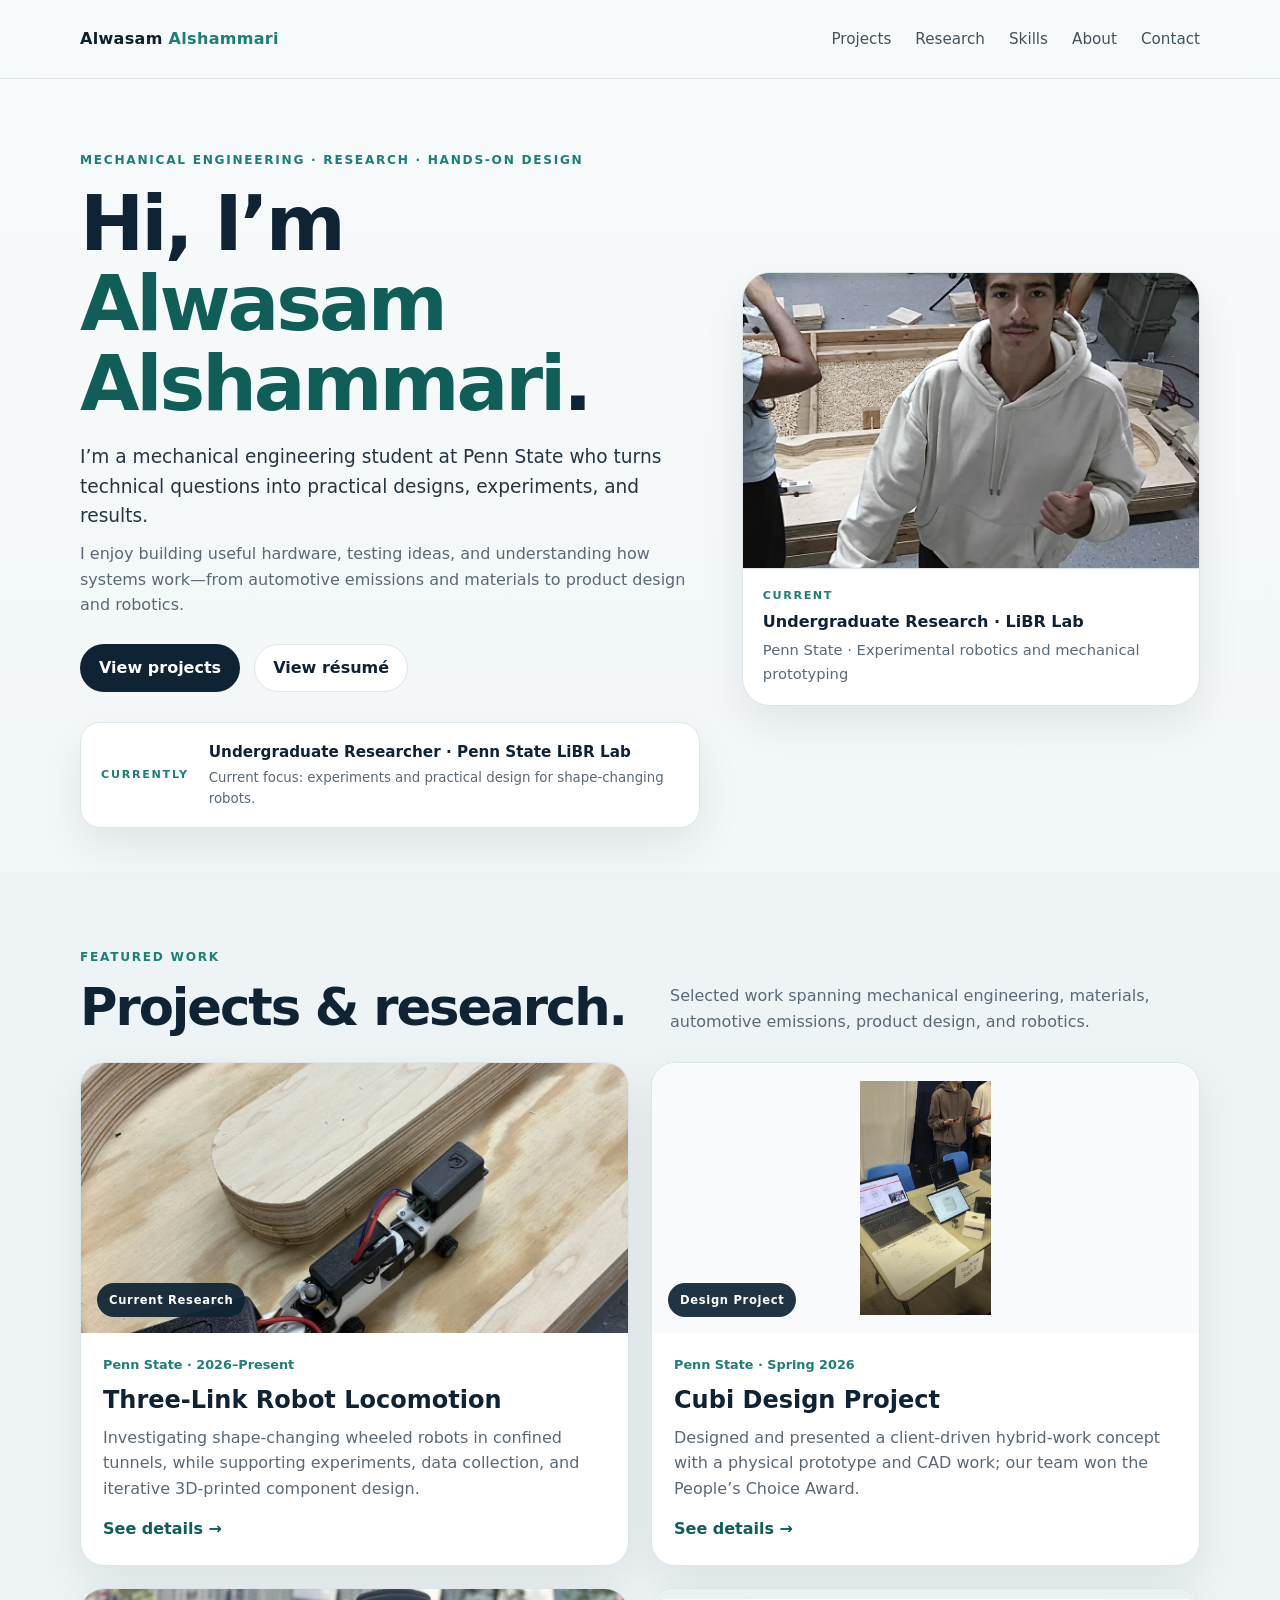
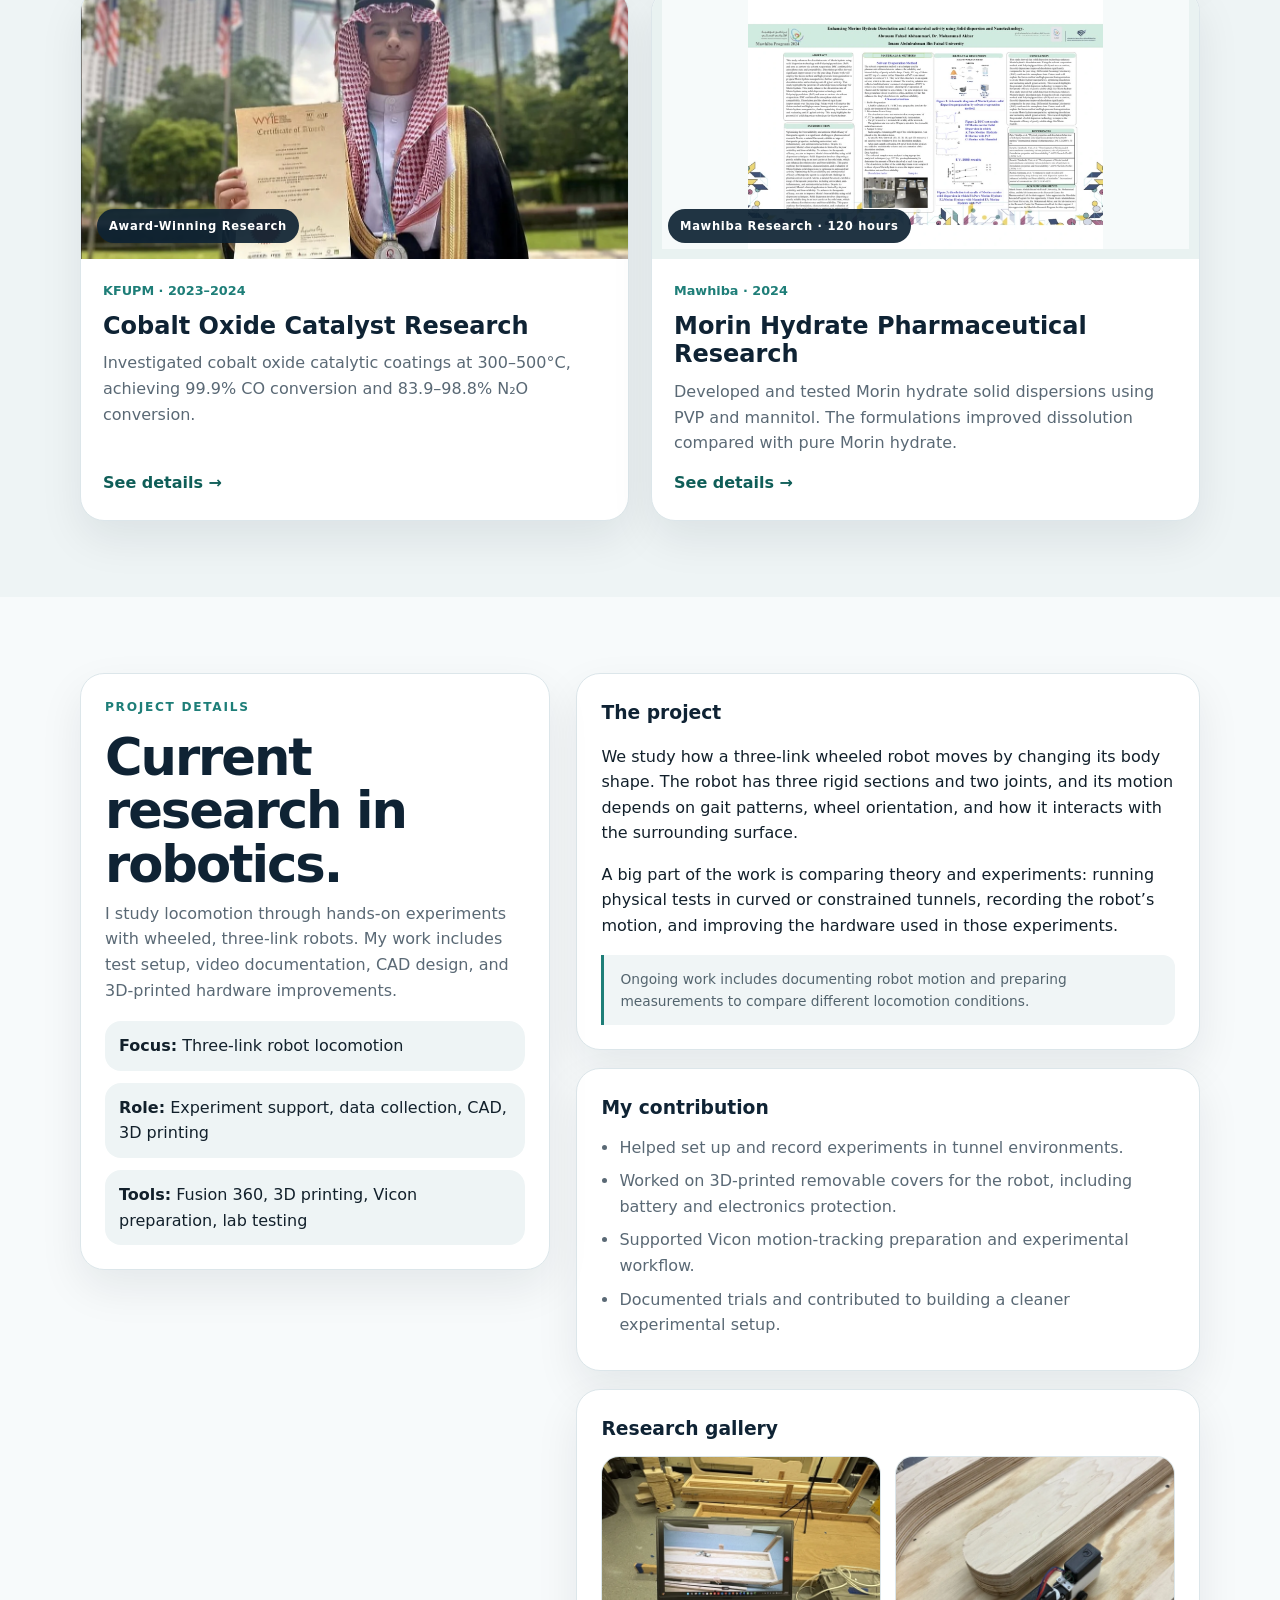
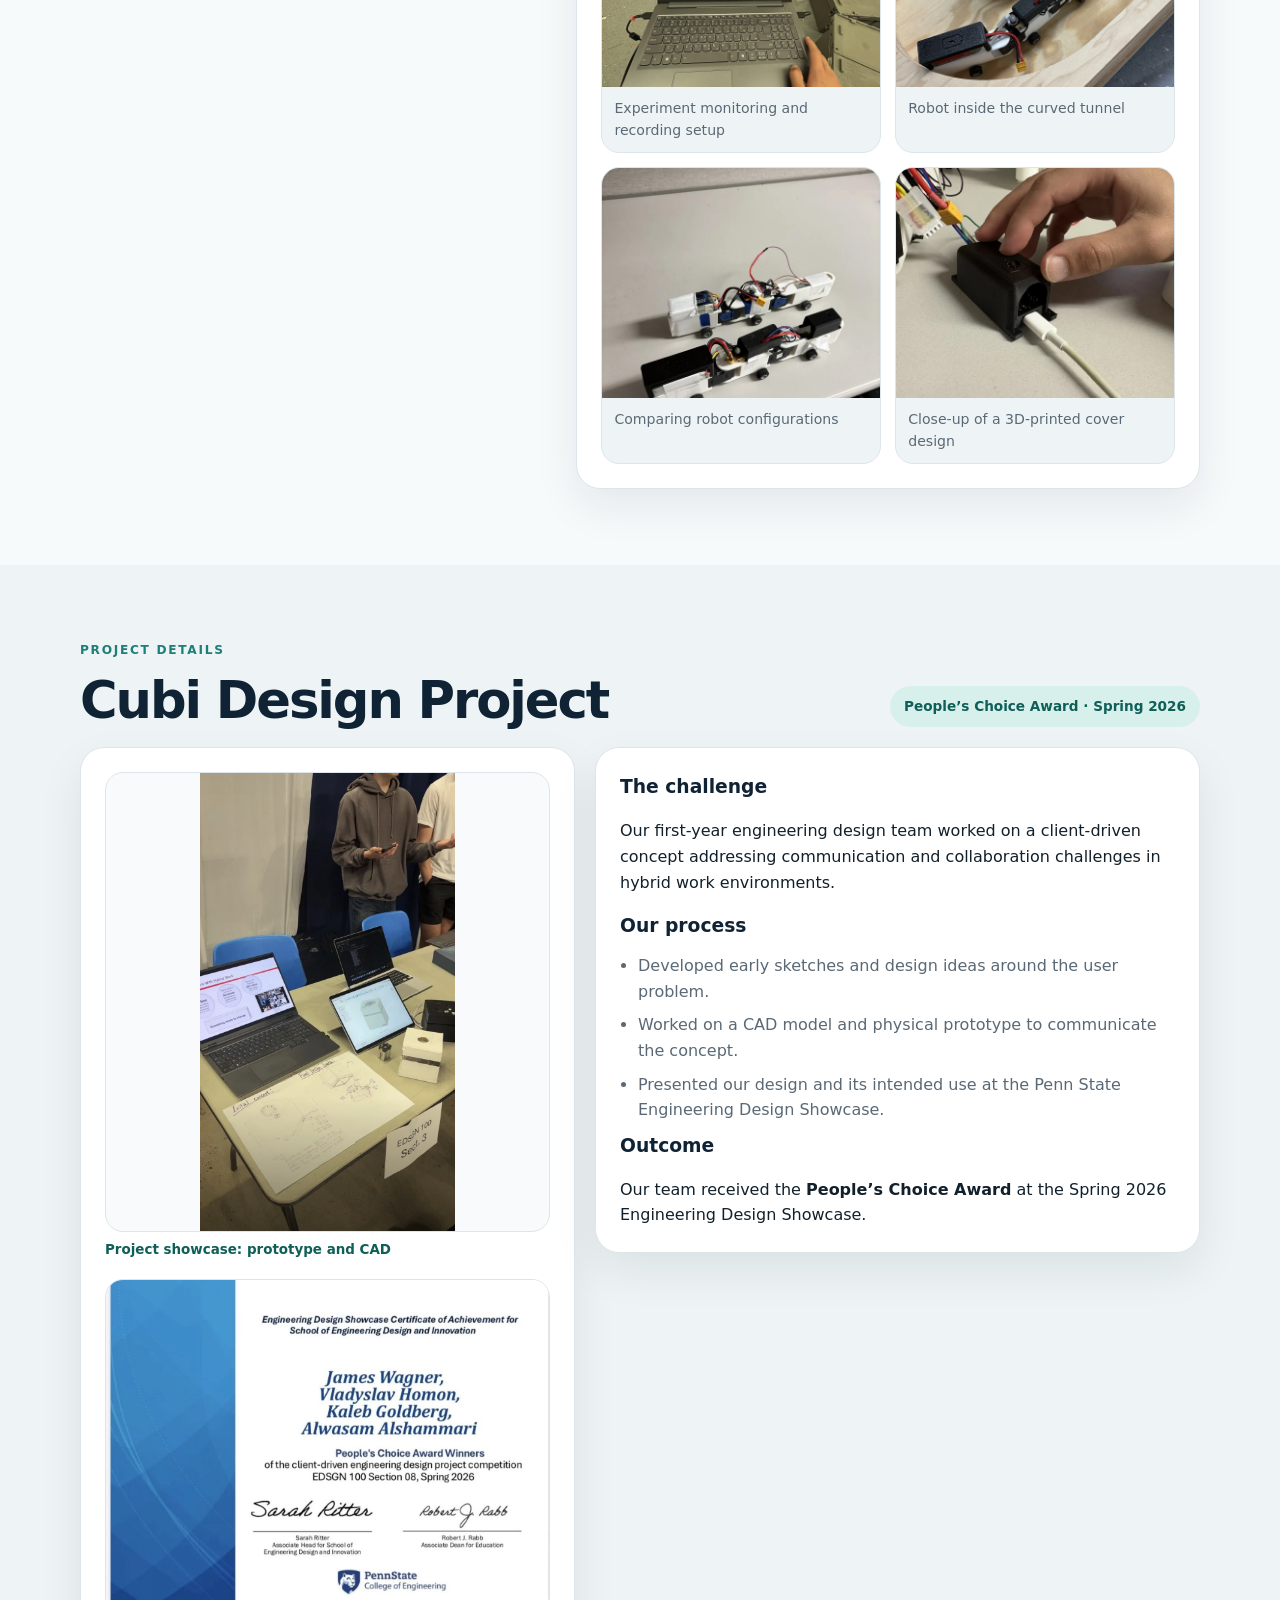
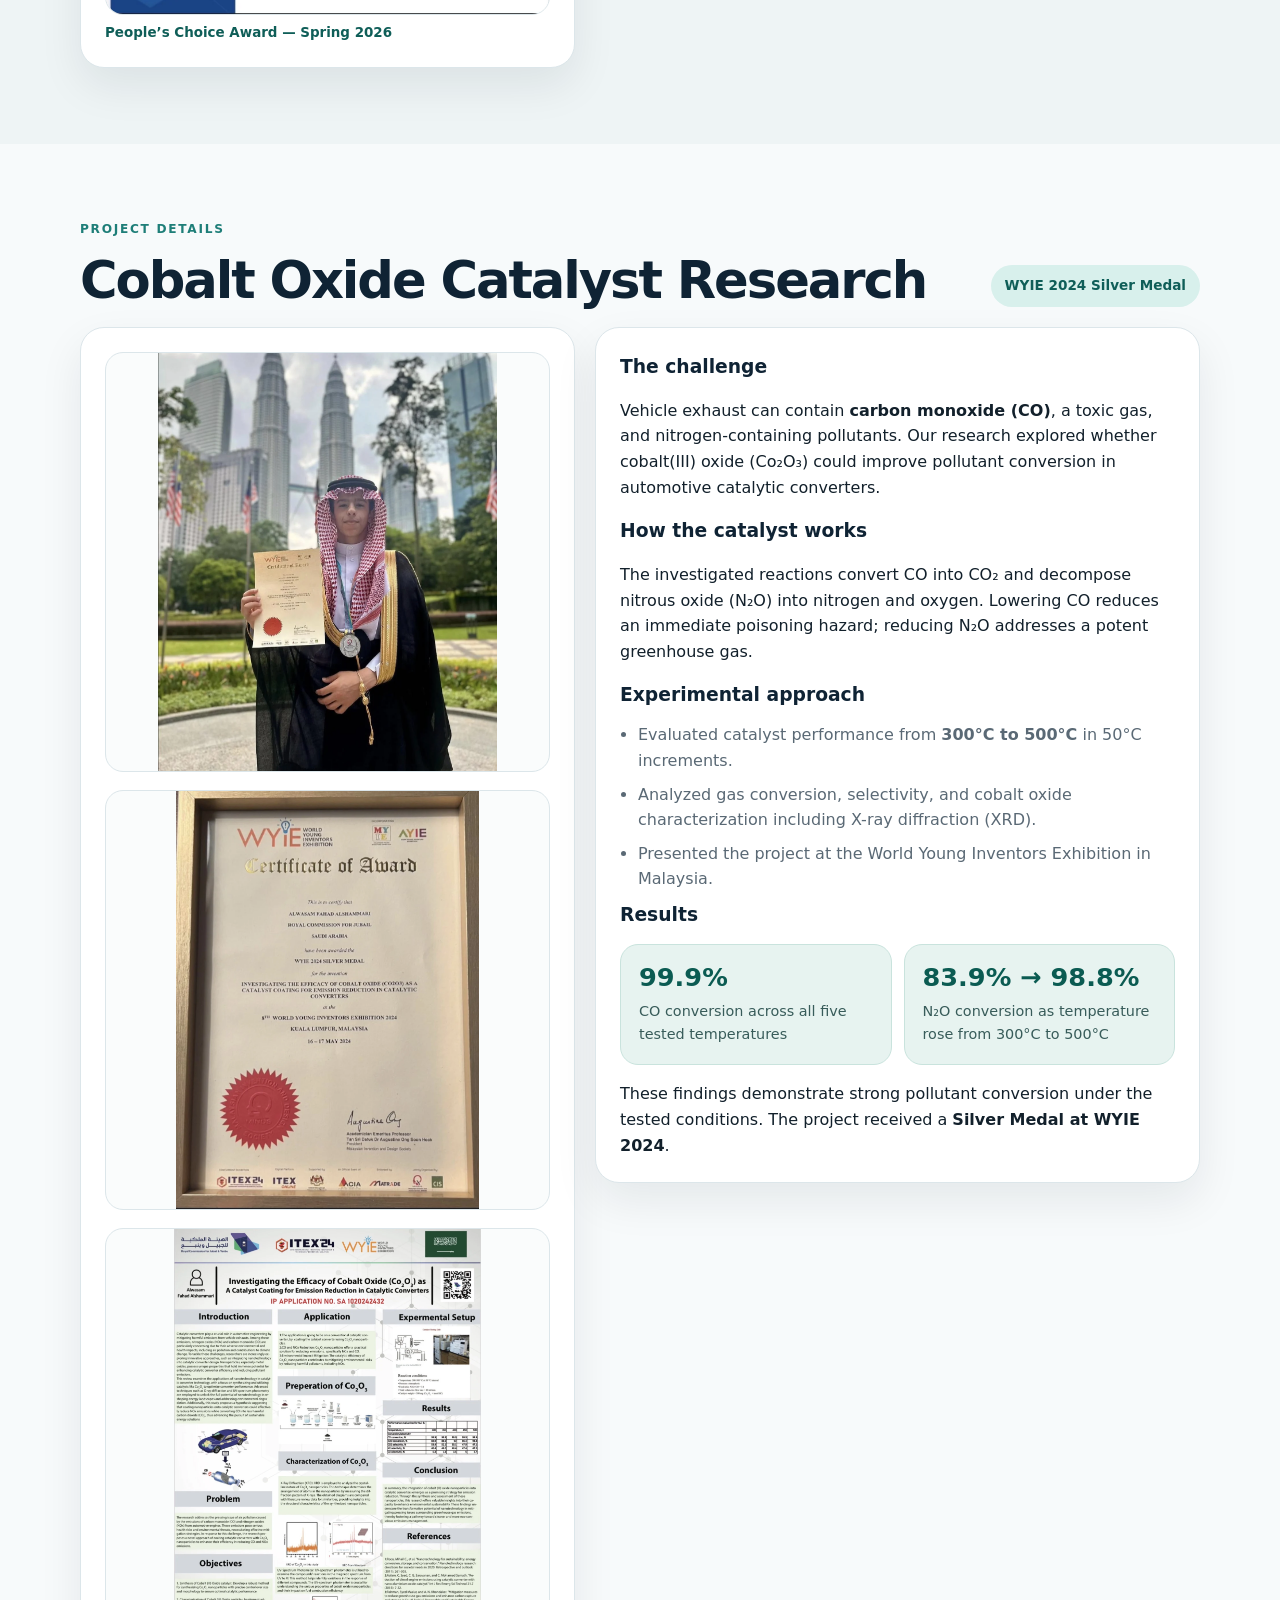
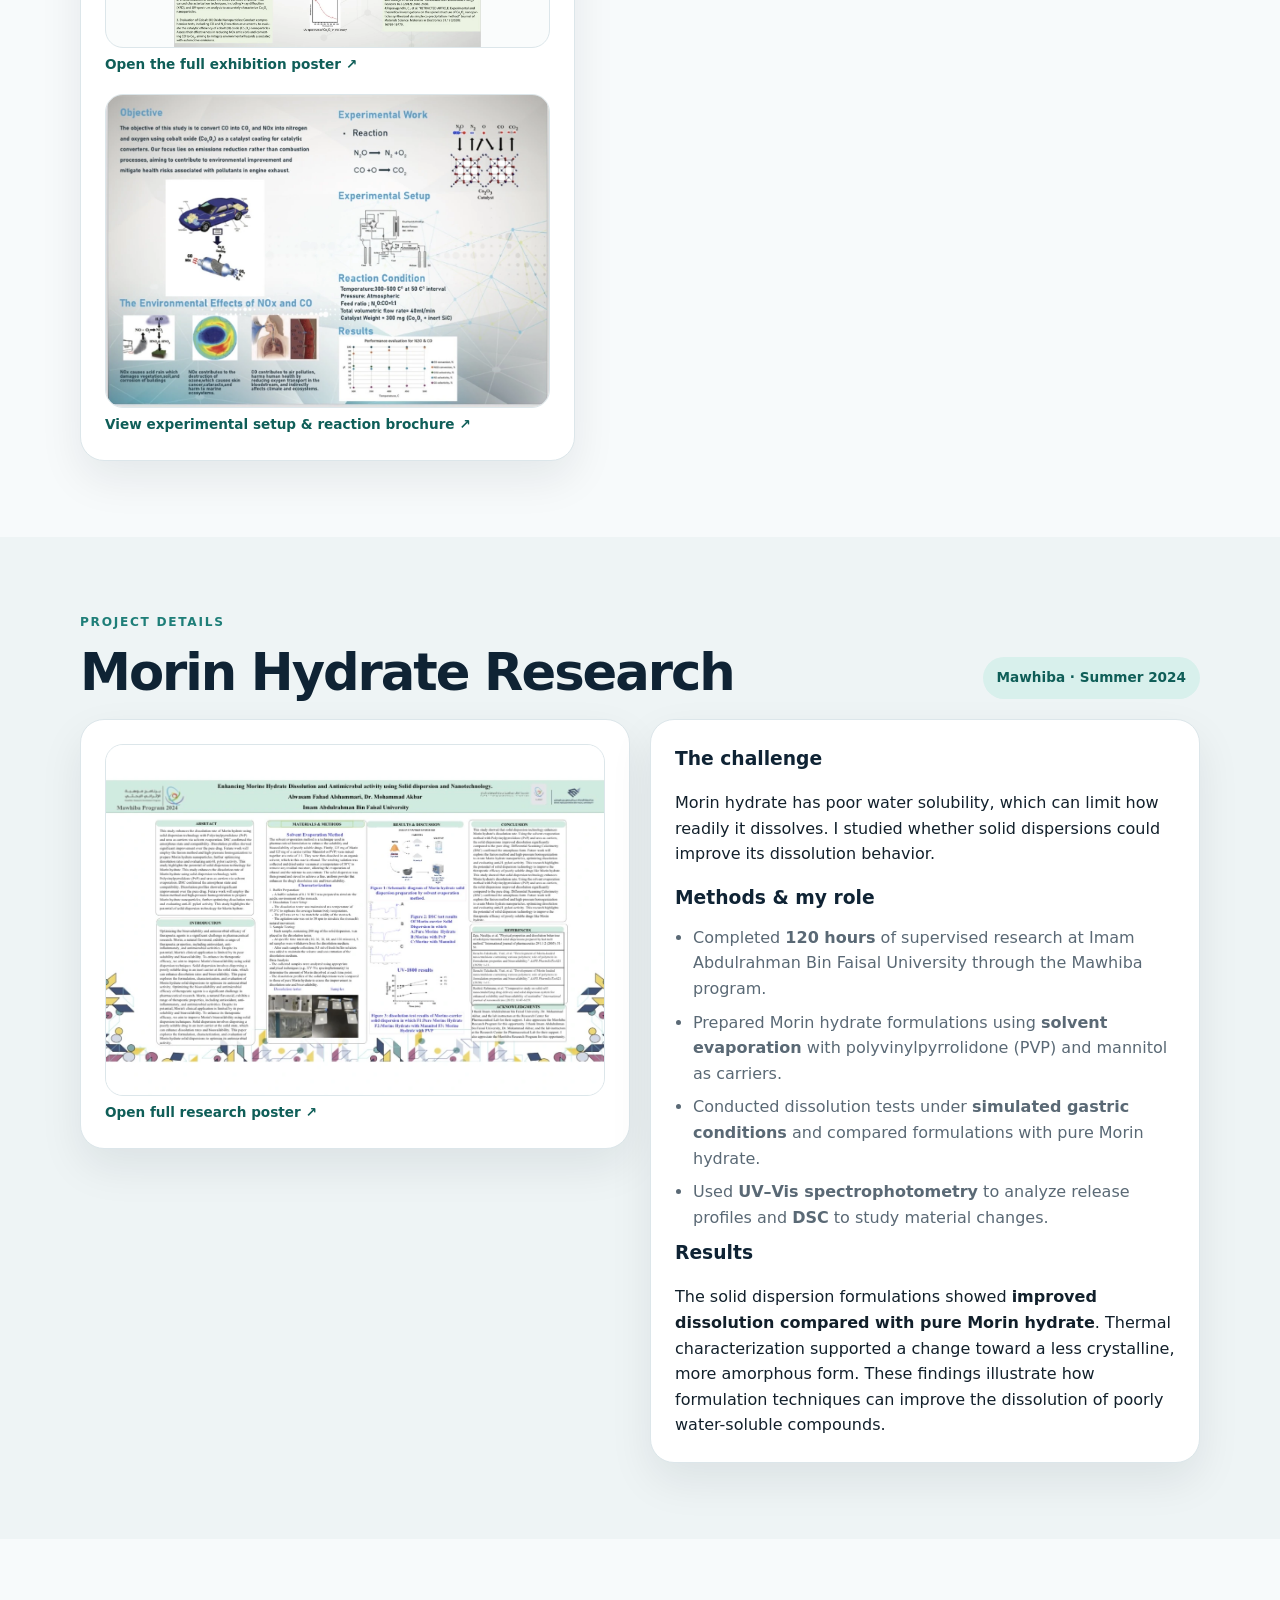
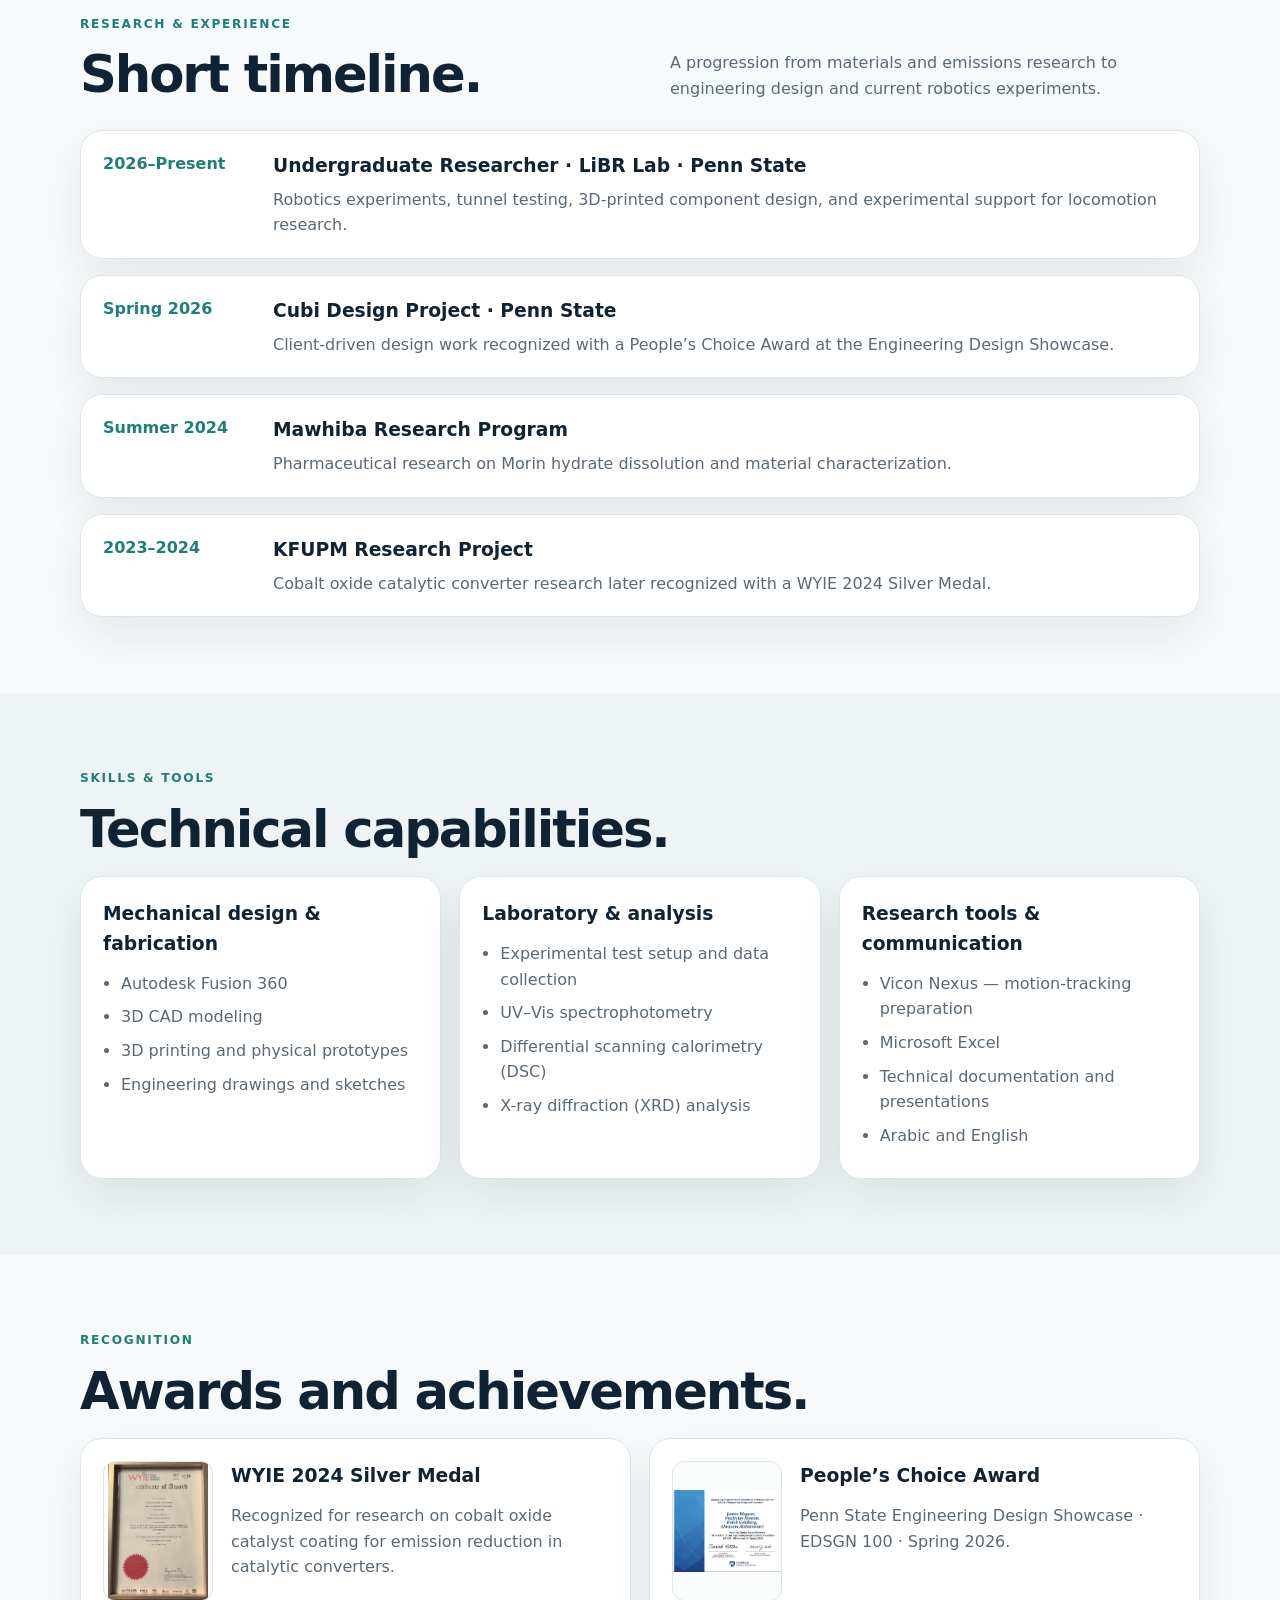
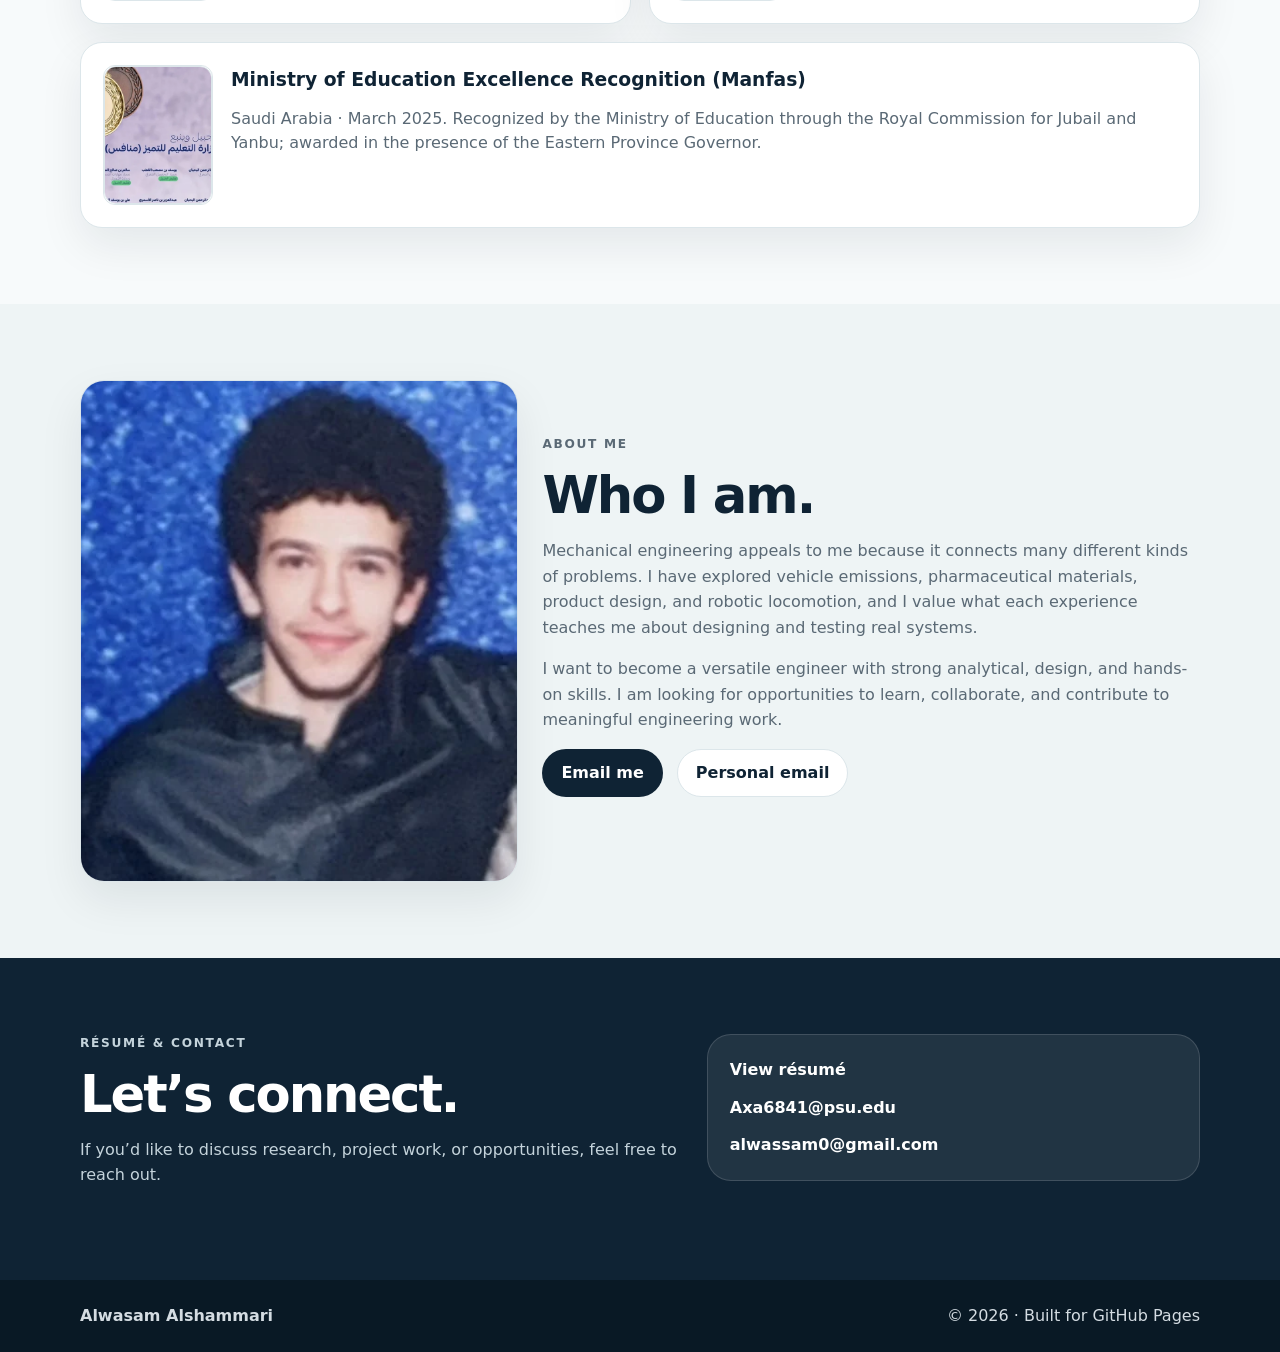
<file: index.html>
<!doctype html>
<!DOCTYPE html>

<html lang="en">
<head>
<meta charset="utf-8"/>
<meta content="width=device-width, initial-scale=1" name="viewport"/>
<meta content="Alwasam Alshammari is a Penn State mechanical engineering student exploring engineering design, prototyping, and experimental research across robotics, emissions, and materials." name="description"/>
<meta content="#0f2334" name="theme-color"/>
<title>Alwasam Alshammari | Portfolio</title>
<link href="./favicon.svg" rel="icon" type="image/svg+xml"/>
<link as="image" fetchpriority="high" href="./assets/research/hero-lab-portrait.webp" rel="preload"/>
<link href="./styles.css" rel="stylesheet"/>
<script defer="" src="./script.js"></script>
</head>
<body>
<a class="skip-link" href="#main">Skip to content</a>
<header class="site-header" id="top">
<div class="container nav-wrap">
<a class="brand" href="#top">Alwasam <span>Alshammari</span></a>
<button aria-controls="site-nav" aria-expanded="false" aria-label="Open navigation menu" class="menu-toggle">
<span></span><span></span><span></span>
</button>
<nav aria-label="Primary navigation" class="site-nav" id="site-nav">
<a href="#projects">Projects</a>
<a href="#experience">Research</a>
<a href="#skills">Skills</a>
<a href="#about">About</a>
<a href="#contact">Contact</a>
</nav>
</div>
</header>
<main id="main">
<section class="hero">
<div class="container hero-grid">
<div class="hero-copy">
<p class="eyebrow">MECHANICAL ENGINEERING · RESEARCH · HANDS-ON DESIGN</p>
<h1>Hi, I’m <span>Alwasam Alshammari</span>.</h1>
<p class="hero-lead">I’m a mechanical engineering student at Penn State who turns technical questions into practical designs, experiments, and results.</p>
<p class="hero-sub">I enjoy building useful hardware, testing ideas, and understanding how systems work—from automotive emissions and materials to product design and robotics.</p>
<div class="hero-actions">
<a class="btn btn-primary" href="#projects">View projects</a>
<a class="btn btn-secondary" href="./Alwasam_Alshammari_Resume.pdf" rel="noopener" target="_blank">View résumé</a>
</div>
<div class="hero-context"><span class="context-label">CURRENTLY</span><div><strong>Undergraduate Researcher · Penn State LiBR Lab</strong><small>Current focus: experiments and practical design for shape-changing robots.</small></div></div>
</div>
<figure class="hero-photo-card">
<img alt="Alwasam standing in the robotics lab in front of an experimental setup." height="640" src="./assets/research/hero-lab-portrait.webp" width="991"/>
<figcaption>
<span class="photo-label">CURRENT</span>
<strong>Undergraduate Research · LiBR Lab</strong>
<span>Penn State · Experimental robotics and mechanical prototyping</span>
</figcaption>
</figure>
</div>
</section>
<section class="section section-light" id="projects">
<div class="container">
<div class="section-head">
<div>
<p class="eyebrow">FEATURED WORK</p>
<h2>Projects &amp; research.</h2>
</div>
<p class="section-intro">Selected work spanning mechanical engineering, materials, automotive emissions, product design, and robotics.</p>
</div>
<div class="project-grid">
<article class="project-card">
<div class="project-media">
<img alt="Three-link wheeled robot operating inside a curved wooden tunnel in the Penn State lab." height="1536" src="./assets/research/robot-in-track.webp" width="1152"/>
<span class="project-tag">Current Research</span>
</div>
<div class="project-body">
<p class="project-meta">Penn State · 2026–Present</p>
<h3>Three-Link Robot Locomotion</h3>
<p>Investigating shape-changing wheeled robots in confined tunnels, while supporting experiments, data collection, and iterative 3D-printed component design.</p>
<div class="project-links"><a href="#project-robotics">See details →</a></div>
</div>
</article>
<article class="project-card">
<div class="project-media">
<img alt="Cubi engineering design showcase with prototype, CAD view, sketches and presentation materials" src="./assets/cubi-showcase.webp"/>
<span class="project-tag">Design Project</span>
</div>
<div class="project-body">
<p class="project-meta">Penn State · Spring 2026</p>
<h3>Cubi Design Project</h3>
<p>Designed and presented a client-driven hybrid-work concept with a physical prototype and CAD work; our team won the People’s Choice Award.</p>
<div class="project-links"><a href="#project-cubi">See details →</a></div>
</div>
</article>
<article class="project-card">
<div class="project-media">
<img alt="Alwasam holding his WYIE 2024 award certificate outdoors in Kuala Lumpur with the Petronas Towers behind him." height="1457" src="./assets/wyie-award.webp" width="1179"/>
<span class="project-tag">Award-Winning Research</span>
</div>
<div class="project-body">
<p class="project-meta">KFUPM · 2023–2024</p>
<h3>Cobalt Oxide Catalyst Research</h3>
<p>Investigated cobalt oxide catalytic coatings at 300–500°C, achieving 99.9% CO conversion and 83.9–98.8% N₂O conversion.</p>
<div class="project-links"><a href="#project-cobalt">See details →</a></div>
</div>
</article>
<article class="project-card">
<div class="project-media research-poster-cover"><img alt="Mawhiba research poster about Morin hydrate solid dispersion formulations and dissolution results" src="./assets/morin-research-poster.webp"/><span class="project-tag">Mawhiba Research · 120 hours</span></div>
<div class="project-body">
<p class="project-meta">Mawhiba · 2024</p>
<h3>Morin Hydrate Pharmaceutical Research</h3>
<p>Developed and tested Morin hydrate solid dispersions using PVP and mannitol. The formulations improved dissolution compared with pure Morin hydrate.</p>
<div class="project-links"><a href="#project-morin">See details →</a></div>
</div>
</article>
</div>
</div>
</section>
<section class="section" id="project-robotics">
<div class="container detail-layout">
<div class="detail-sticky">
<p class="eyebrow">PROJECT DETAILS</p>
<h2>Current research in robotics.</h2>
<p class="detail-summary">I study locomotion through hands-on experiments with wheeled, three-link robots. My work includes test setup, video documentation, CAD design, and 3D-printed hardware improvements.</p>
<ul class="detail-facts">
<li><strong>Focus:</strong> Three-link robot locomotion</li>
<li><strong>Role:</strong> Experiment support, data collection, CAD, 3D printing</li>
<li><strong>Tools:</strong> Fusion 360, 3D printing, Vicon preparation, lab testing</li>
</ul>
</div>
<div class="detail-content">
<article class="detail-card">
<h3>The project</h3>
<p>We study how a three-link wheeled robot moves by changing its body shape. The robot has three rigid sections and two joints, and its motion depends on gait patterns, wheel orientation, and how it interacts with the surrounding surface.</p>
<p>A big part of the work is comparing theory and experiments: running physical tests in curved or constrained tunnels, recording the robot’s motion, and improving the hardware used in those experiments.</p>
<p class="detail-note">Ongoing work includes documenting robot motion and preparing measurements to compare different locomotion conditions.</p></article>
<article class="detail-card">
<h3>My contribution</h3>
<ul>
<li>Helped set up and record experiments in tunnel environments.</li>
<li>Worked on 3D-printed removable covers for the robot, including battery and electronics protection.</li>
<li>Supported Vicon motion-tracking preparation and experimental workflow.</li>
<li>Documented trials and contributed to building a cleaner experimental setup.</li>
</ul>
</article>
<article class="detail-card gallery-card">
<h3>Research gallery</h3>
<div class="gallery-grid gallery-grid-large">
<figure><img alt="Laptop in front of the robotics experiment setup while recording or monitoring a trial." src="./assets/research/lab-setup.webp"/><figcaption>Experiment monitoring and recording setup</figcaption></figure>
<figure><img alt="Three-link robot inside the wooden curved tunnel." src="./assets/research/robot-in-track.webp"/><figcaption>Robot inside the curved tunnel</figcaption></figure>
<figure><img alt="Two three-link robots placed side by side on a table." src="./assets/research/robot-pair.webp"/><figcaption>Comparing robot configurations</figcaption></figure>
<figure><img alt="Close-up of a 3D-printed electronics cover being handled by hand." src="./assets/research/cover-closeup.webp"/><figcaption>Close-up of a 3D-printed cover design</figcaption></figure>
</div>
</article>
</div>
</div>
</section>
<section class="section section-light" id="project-cubi">
<div class="container single-detail">
<div class="single-detail-head">
<div>
<p class="eyebrow">PROJECT DETAILS</p>
<h2>Cubi Design Project</h2>
</div>
<span class="badge">People’s Choice Award · Spring 2026</span>
</div>
<div class="single-detail-grid">
<div class="single-image-card"><a class="media-link" href="./assets/cubi-showcase.webp" rel="noopener" target="_blank"><img alt="Cubi project showcase table with CAD model, sketches and prototype" loading="lazy" src="./assets/cubi-showcase.webp"/><span>Project showcase: prototype and CAD</span></a><a class="media-link" href="./assets/cubi-certificate.webp" rel="noopener" target="_blank"><img alt="Cubi team People’s Choice Award certificate" loading="lazy" src="./assets/cubi-certificate.webp"/><span>People’s Choice Award — Spring 2026</span></a></div>
<div class="single-copy-card"><h3>The challenge</h3><p>Our first-year engineering design team worked on a client-driven concept addressing communication and collaboration challenges in hybrid work environments.</p><h3>Our process</h3><ul><li>Developed early sketches and design ideas around the user problem.</li><li>Worked on a CAD model and physical prototype to communicate the concept.</li><li>Presented our design and its intended use at the Penn State Engineering Design Showcase.</li></ul><h3>Outcome</h3><p>Our team received the <strong>People’s Choice Award</strong> at the Spring 2026 Engineering Design Showcase.</p></div>
</div>
</div>
</section>
<section class="section" id="project-cobalt">
<div class="container single-detail">
<div class="single-detail-head">
<div>
<p class="eyebrow">PROJECT DETAILS</p>
<h2>Cobalt Oxide Catalyst Research</h2>
</div>
<span class="badge">WYIE 2024 Silver Medal</span>
</div>
<div class="single-detail-grid">
<div class="single-image-card stack">
<img alt="Alwasam with the WYIE certificate in Kuala Lumpur." src="./assets/wyie-award.webp"/>
<img alt="WYIE 2024 silver medal certificate." src="./assets/wyie-silver-certificate.webp"/>
<a class="poster-link" href="./assets/cobalt-research-poster.webp" rel="noopener" target="_blank"><img alt="Cobalt oxide catalyst research poster presenting experimental setup, XRD, and gas conversion results" loading="lazy" src="./assets/cobalt-research-poster.webp"/><span>Open the full exhibition poster ↗</span></a><a class="poster-link" href="./assets/cobalt-experiment-brochure.webp" rel="noopener" target="_blank"><img alt="Cobalt oxide experimental setup and reaction mechanism brochure" loading="lazy" src="./assets/cobalt-experiment-brochure.webp"/><span>View experimental setup &amp; reaction brochure ↗</span></a></div>
<div class="single-copy-card"><h3>The challenge</h3><p>Vehicle exhaust can contain <strong>carbon monoxide (CO)</strong>, a toxic gas, and nitrogen-containing pollutants. Our research explored whether cobalt(III) oxide (Co₂O₃) could improve pollutant conversion in automotive catalytic converters.</p><h3>How the catalyst works</h3><p>The investigated reactions convert CO into CO₂ and decompose nitrous oxide (N₂O) into nitrogen and oxygen. Lowering CO reduces an immediate poisoning hazard; reducing N₂O addresses a potent greenhouse gas.</p><h3>Experimental approach</h3><ul><li>Evaluated catalyst performance from <strong>300°C to 500°C</strong> in 50°C increments.</li><li>Analyzed gas conversion, selectivity, and cobalt oxide characterization including X-ray diffraction (XRD).</li><li>Presented the project at the World Young Inventors Exhibition in Malaysia.</li></ul><h3>Results</h3><div class="results-row"><div><strong>99.9%</strong><span>CO conversion across all five tested temperatures</span></div><div><strong>83.9% → 98.8%</strong><span>N₂O conversion as temperature rose from 300°C to 500°C</span></div></div><p>These findings demonstrate strong pollutant conversion under the tested conditions. The project received a <strong>Silver Medal at WYIE 2024</strong>.</p></div>
</div>
</div>
</section>
<section class="section section-light" id="project-morin">
<div class="container single-detail">
<div class="single-detail-head">
<div>
<p class="eyebrow">PROJECT DETAILS</p>
<h2>Morin Hydrate Research</h2>
</div>
<span class="badge">Mawhiba · Summer 2024</span>
</div>
<div class="single-detail-grid morin-detail-grid"><div class="single-image-card"><a class="poster-link" href="./assets/morin-research-poster.webp" rel="noopener" target="_blank"><img alt="Mawhiba 2024 Morin hydrate research poster showing methods and dissolution results" loading="lazy" src="./assets/morin-research-poster.webp"/><span>Open full research poster ↗</span></a></div>
<div class="single-copy-card"><h3>The challenge</h3><p>Morin hydrate has poor water solubility, which can limit how readily it dissolves. I studied whether solid dispersions could improve its dissolution behavior.</p><h3>Methods &amp; my role</h3><ul><li>Completed <strong>120 hours</strong> of supervised research at Imam Abdulrahman Bin Faisal University through the Mawhiba program.</li><li>Prepared Morin hydrate formulations using <strong>solvent evaporation</strong> with polyvinylpyrrolidone (PVP) and mannitol as carriers.</li><li>Conducted dissolution tests under <strong>simulated gastric conditions</strong> and compared formulations with pure Morin hydrate.</li><li>Used <strong>UV–Vis spectrophotometry</strong> to analyze release profiles and <strong>DSC</strong> to study material changes.</li></ul><h3>Results</h3><p>The solid dispersion formulations showed <strong>improved dissolution compared with pure Morin hydrate</strong>. Thermal characterization supported a change toward a less crystalline, more amorphous form. These findings illustrate how formulation techniques can improve the dissolution of poorly water-soluble compounds.</p></div>
</div>
</div>
</section>
<section class="section" id="experience">
<div class="container">
<div class="section-head">
<div>
<p class="eyebrow">RESEARCH &amp; EXPERIENCE</p>
<h2>Short timeline.</h2>
</div>
<p class="section-intro">A progression from materials and emissions research to engineering design and current robotics experiments.</p>
</div>
<div class="timeline">
<article>
<span>2026–Present</span>
<div>
<h3>Undergraduate Researcher · LiBR Lab · Penn State</h3>
<p>Robotics experiments, tunnel testing, 3D-printed component design, and experimental support for locomotion research.</p>
</div>
</article><article>
<span>Spring 2026</span>
<div>
<h3>Cubi Design Project · Penn State</h3>
<p>Client-driven design work recognized with a People’s Choice Award at the Engineering Design Showcase.</p>
</div>
</article><article>
<span>Summer 2024</span>
<div>
<h3>Mawhiba Research Program</h3>
<p>Pharmaceutical research on Morin hydrate dissolution and material characterization.</p>
</div>
</article><article>
<span>2023–2024</span>
<div>
<h3>KFUPM Research Project</h3>
<p>Cobalt oxide catalytic converter research later recognized with a WYIE 2024 Silver Medal.</p>
</div>
</article></div>
</div>
</section>
<section class="section section-light" id="skills">
<div class="container">
<div class="section-head compact-head">
<div>
<p class="eyebrow">SKILLS &amp; TOOLS</p>
<h2>Technical capabilities.</h2>
</div>
</div>
<div class="skills-grid"><article><h3>Mechanical design &amp; fabrication</h3><ul><li>Autodesk Fusion 360</li><li>3D CAD modeling</li><li>3D printing and physical prototypes</li><li>Engineering drawings and sketches</li></ul></article><article><h3>Laboratory &amp; analysis</h3><ul><li>Experimental test setup and data collection</li><li>UV–Vis spectrophotometry</li><li>Differential scanning calorimetry (DSC)</li><li>X-ray diffraction (XRD) analysis</li></ul></article><article><h3>Research tools &amp; communication</h3><ul><li>Vicon Nexus — motion-tracking preparation</li><li>Microsoft Excel</li><li>Technical documentation and presentations</li><li>Arabic and English</li></ul></article></div>
</div>
</section>
<section class="section" id="awards">
<div class="container">
<div class="section-head compact-head">
<div>
<p class="eyebrow">RECOGNITION</p>
<h2>Awards and achievements.</h2>
</div>
</div>
<div class="awards-grid">
<article class="award-card">
<img alt="WYIE 2024 Silver Medal certificate" src="./assets/wyie-silver-certificate.webp"/>
<div>
<h3>WYIE 2024 Silver Medal</h3>
<p>Recognized for research on cobalt oxide catalyst coating for emission reduction in catalytic converters.</p>
</div>
</article>
<article class="award-card">
<img alt="Engineering Design Showcase certificate" src="./assets/cubi-certificate.webp"/>
<div>
<h3>People’s Choice Award</h3>
<p>Penn State Engineering Design Showcase · EDSGN 100 · Spring 2026.</p>
</div>
</article>
<article class="award-card award-card-text"><a class="award-photo-link" href="./assets/manfas-recognition.webp" rel="noopener" target="_blank" title="View Ministry of Education Excellence Recognition image"><img alt="Ministry of Education Manfas recognition announcement for 35 students, Saudi Arabia" loading="lazy" src="./assets/manfas-thumb.webp"/></a><div><h3>Ministry of Education Excellence Recognition (Manfas)</h3><p>Saudi Arabia · March 2025. Recognized by the Ministry of Education through the Royal Commission for Jubail and Yanbu; awarded in the presence of the Eastern Province Governor.</p></div></article></div>
</div>
</section>
<section class="section section-light" id="about">
<div class="container about-grid">
<div class="about-photo-wrap">
<img alt="Portrait of Alwasam Alshammari" src="./assets/profile.webp"/>
</div>
<div class="about-copy">
<p class="eyebrow">ABOUT ME</p>
<h2>Who I am.</h2>
<p>Mechanical engineering appeals to me because it connects many different kinds of problems. I have explored vehicle emissions, pharmaceutical materials, product design, and robotic locomotion, and I value what each experience teaches me about designing and testing real systems.</p>
<p>I want to become a versatile engineer with strong analytical, design, and hands-on skills. I am looking for opportunities to learn, collaborate, and contribute to meaningful engineering work.</p>
<div class="about-links">
<a class="btn btn-primary" href="mailto:Axa6841@psu.edu">Email me</a>
<a class="btn btn-secondary" href="mailto:alwassam0@gmail.com">Personal email</a></div>
</div>
</div>
</section>
<section class="section contact-section" id="contact">
<div class="container contact-grid">
<div>
<p class="eyebrow">RÉSUMÉ &amp; CONTACT</p>
<h2>Let’s connect.</h2>
<p>If you’d like to discuss research, project work, or opportunities, feel free to reach out.</p>
</div>
<div class="contact-card">
<a href="./Alwasam_Alshammari_Resume.pdf" rel="noopener" target="_blank">View résumé</a>
<a href="mailto:Axa6841@psu.edu">Axa6841@psu.edu</a>
<a href="mailto:alwassam0@gmail.com">alwassam0@gmail.com</a></div>
</div>
</section>
</main>
<footer class="site-footer">
<div class="container footer-wrap">
<strong>Alwasam Alshammari</strong>
<span>© <span id="year"></span> · Built for GitHub Pages</span>
</div>
</footer>
</body>
</html>
</file>
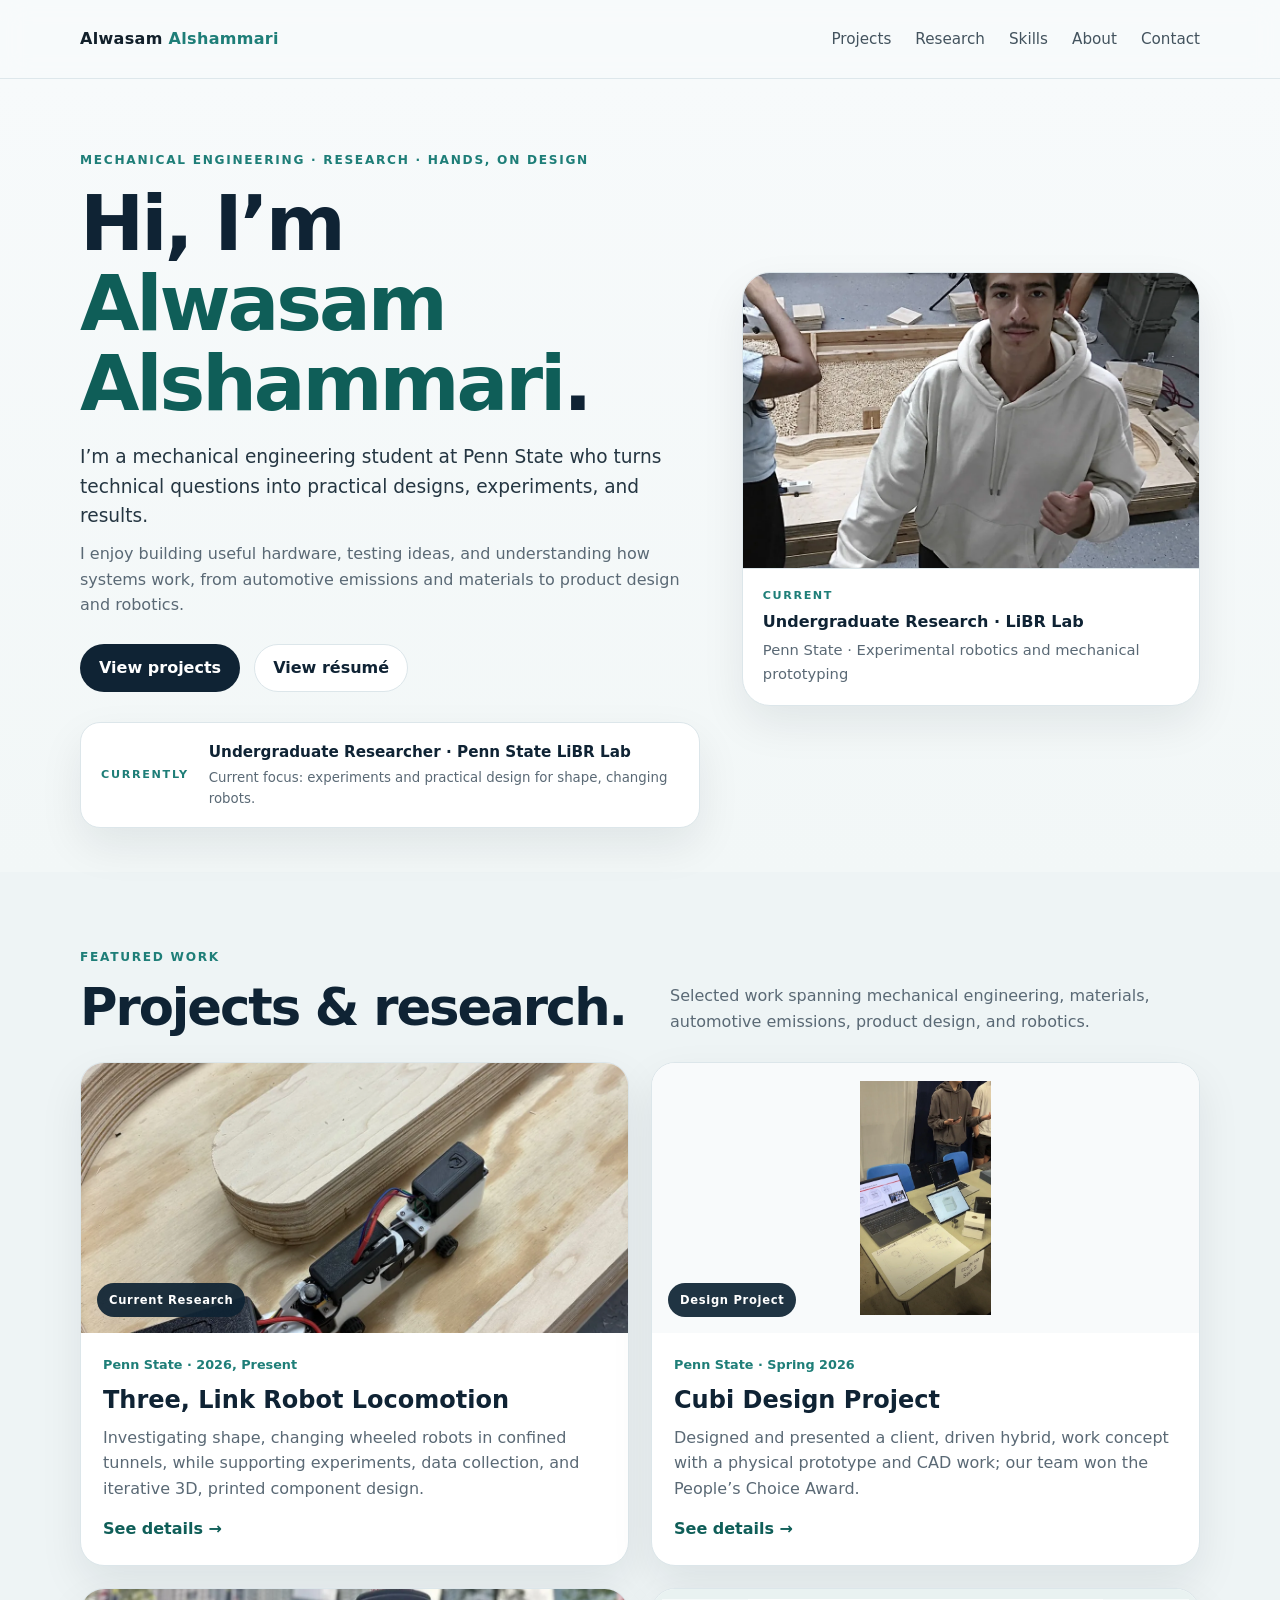
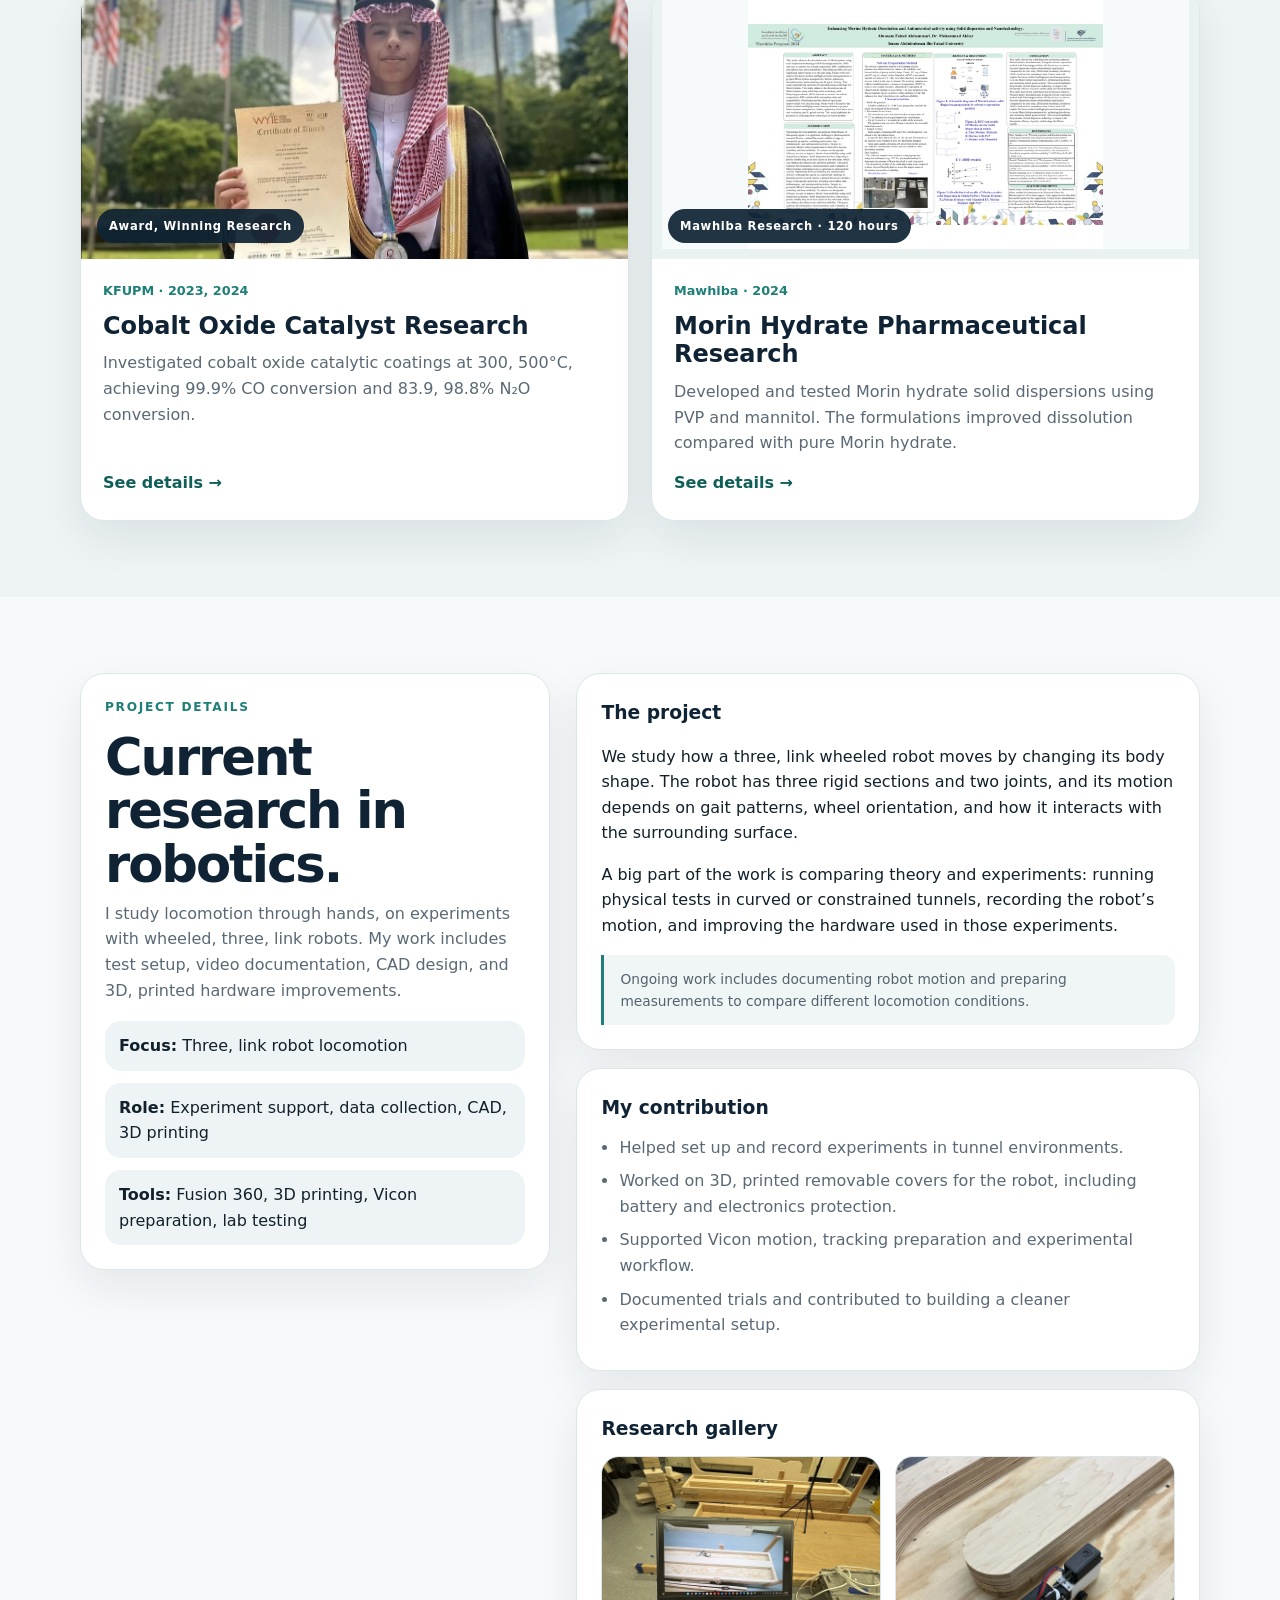
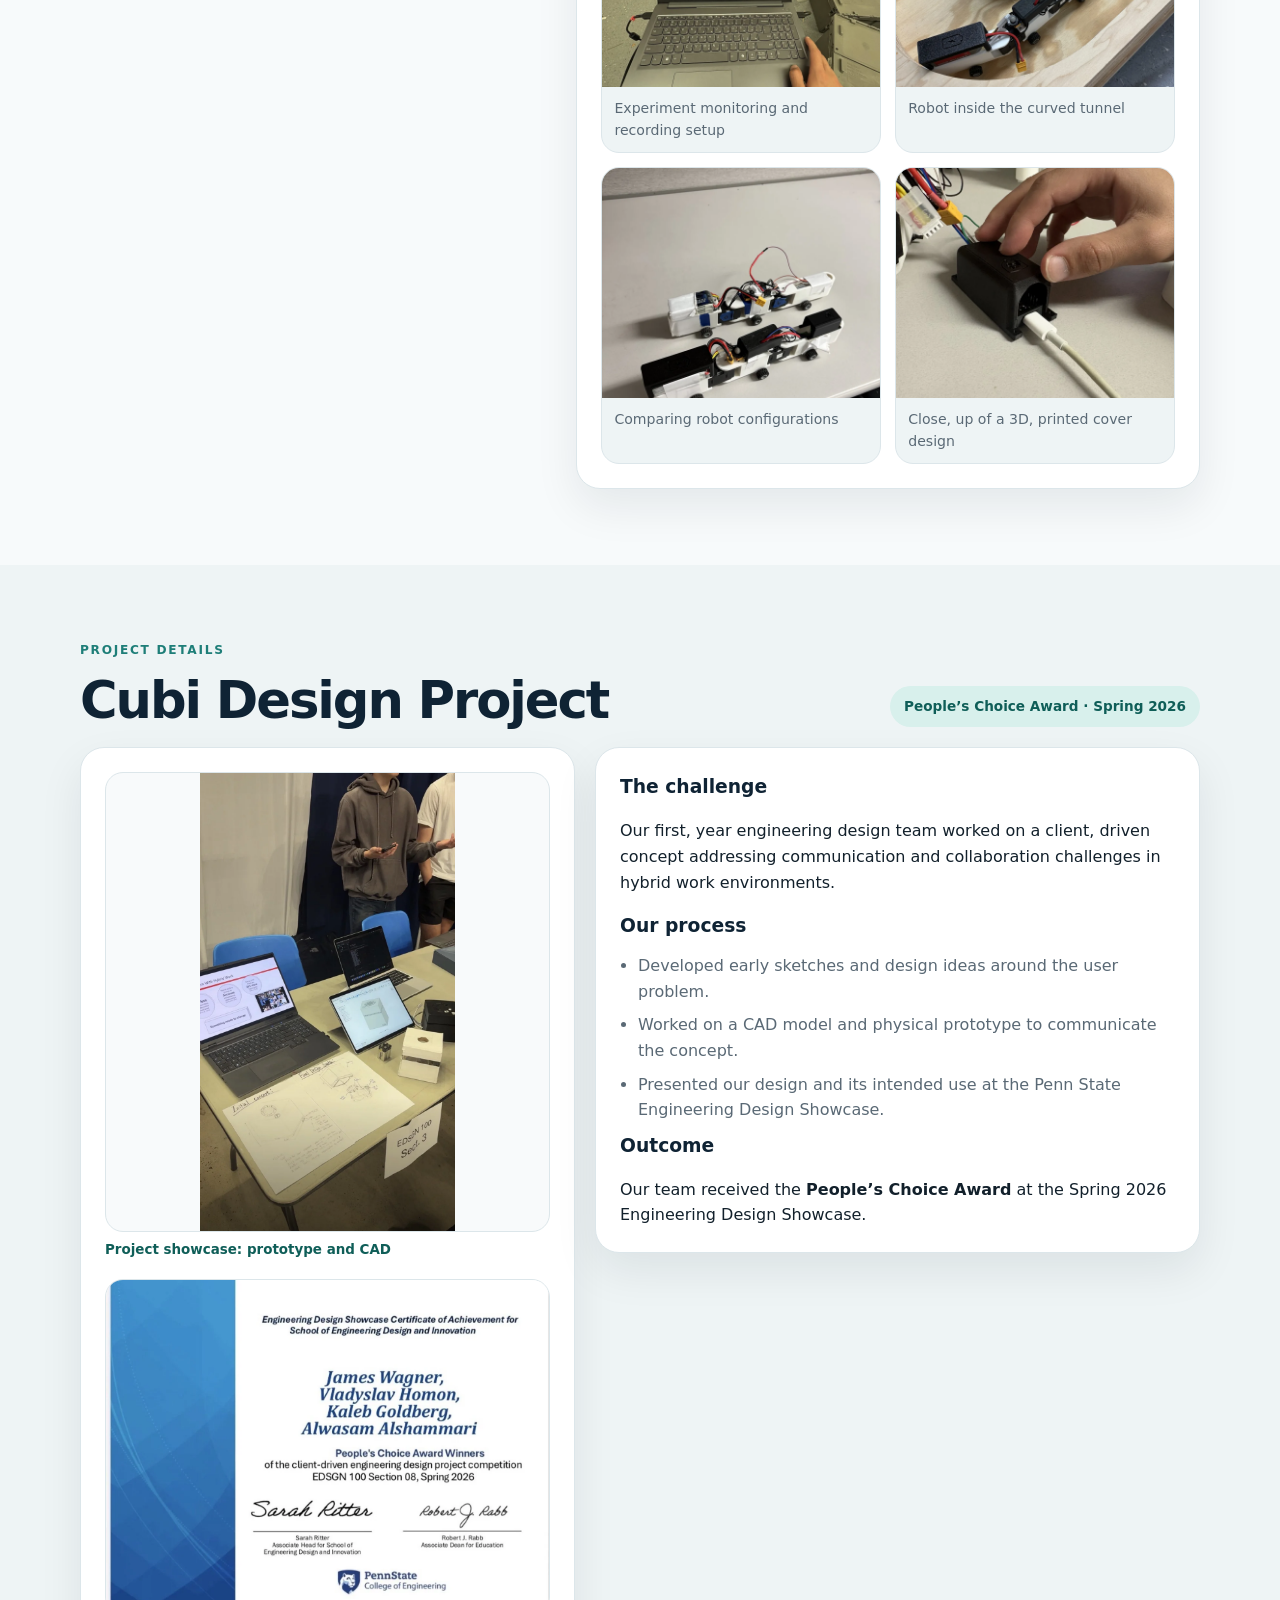
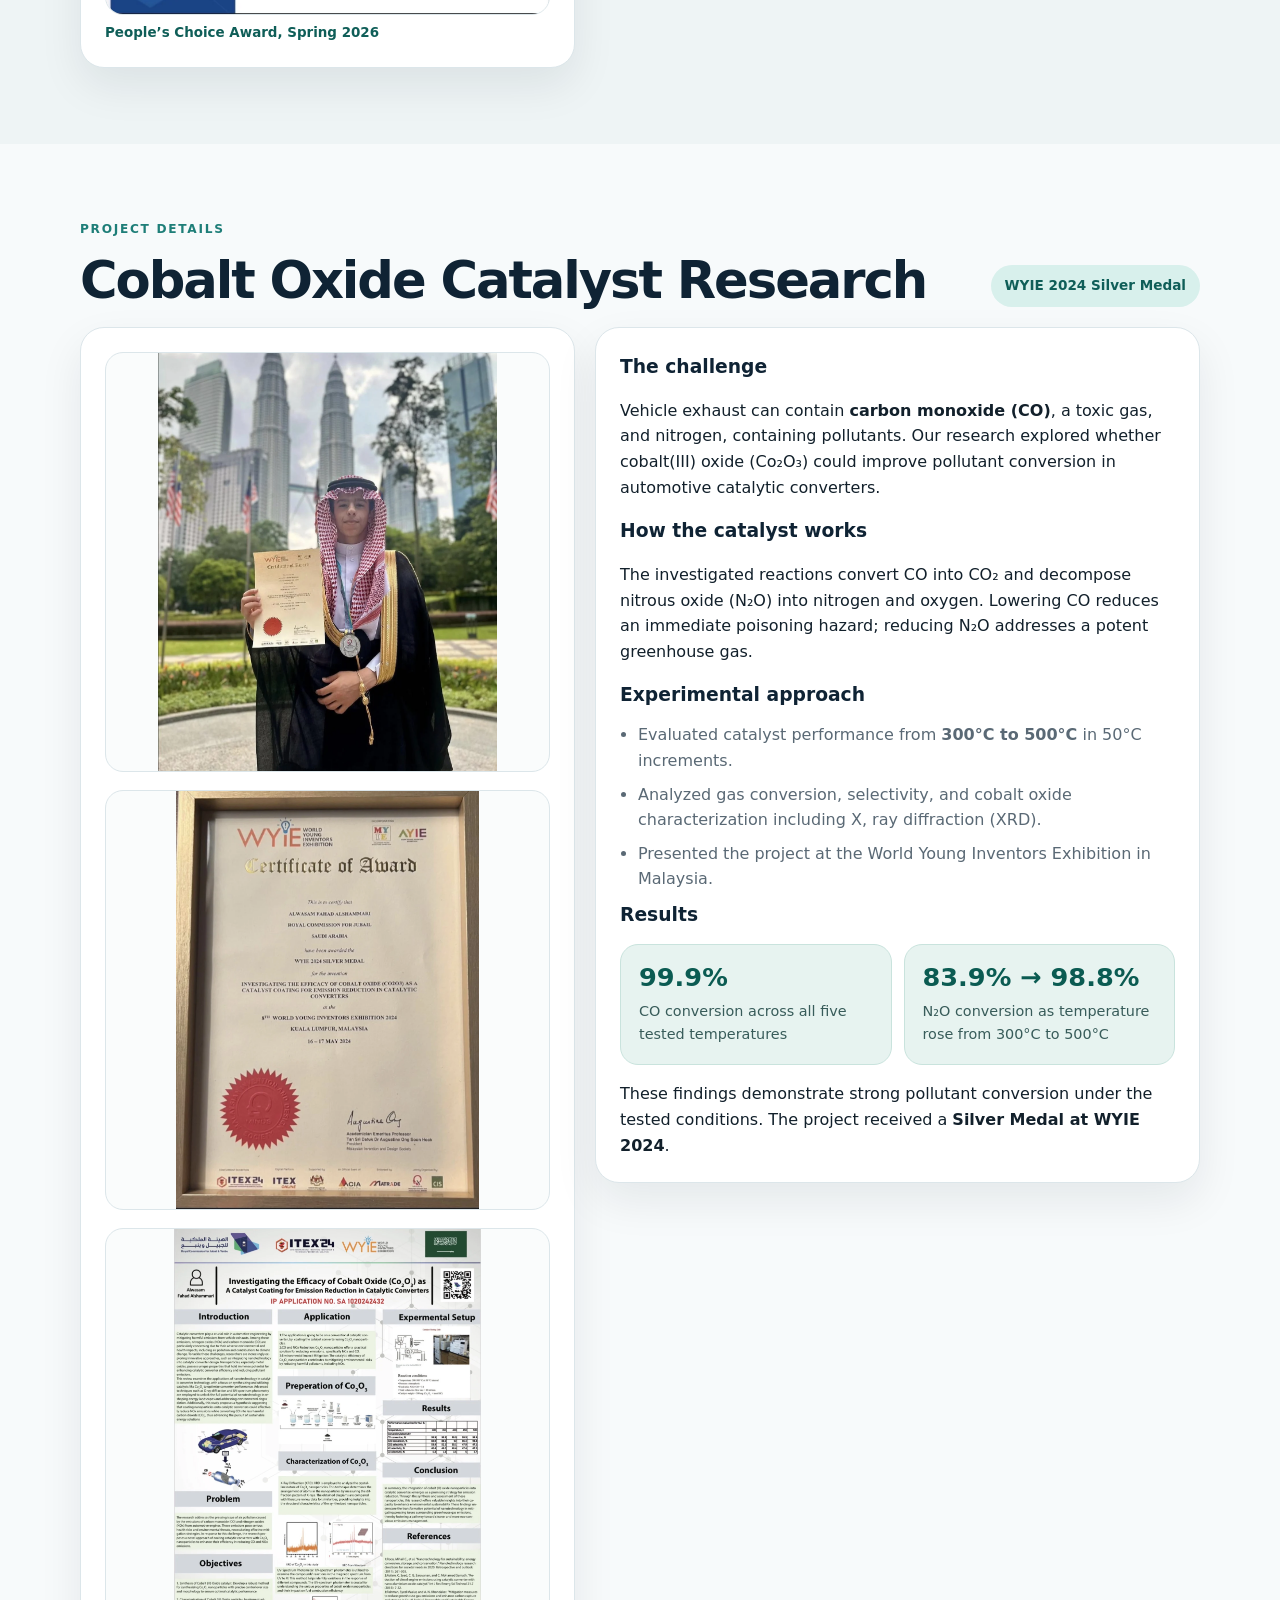
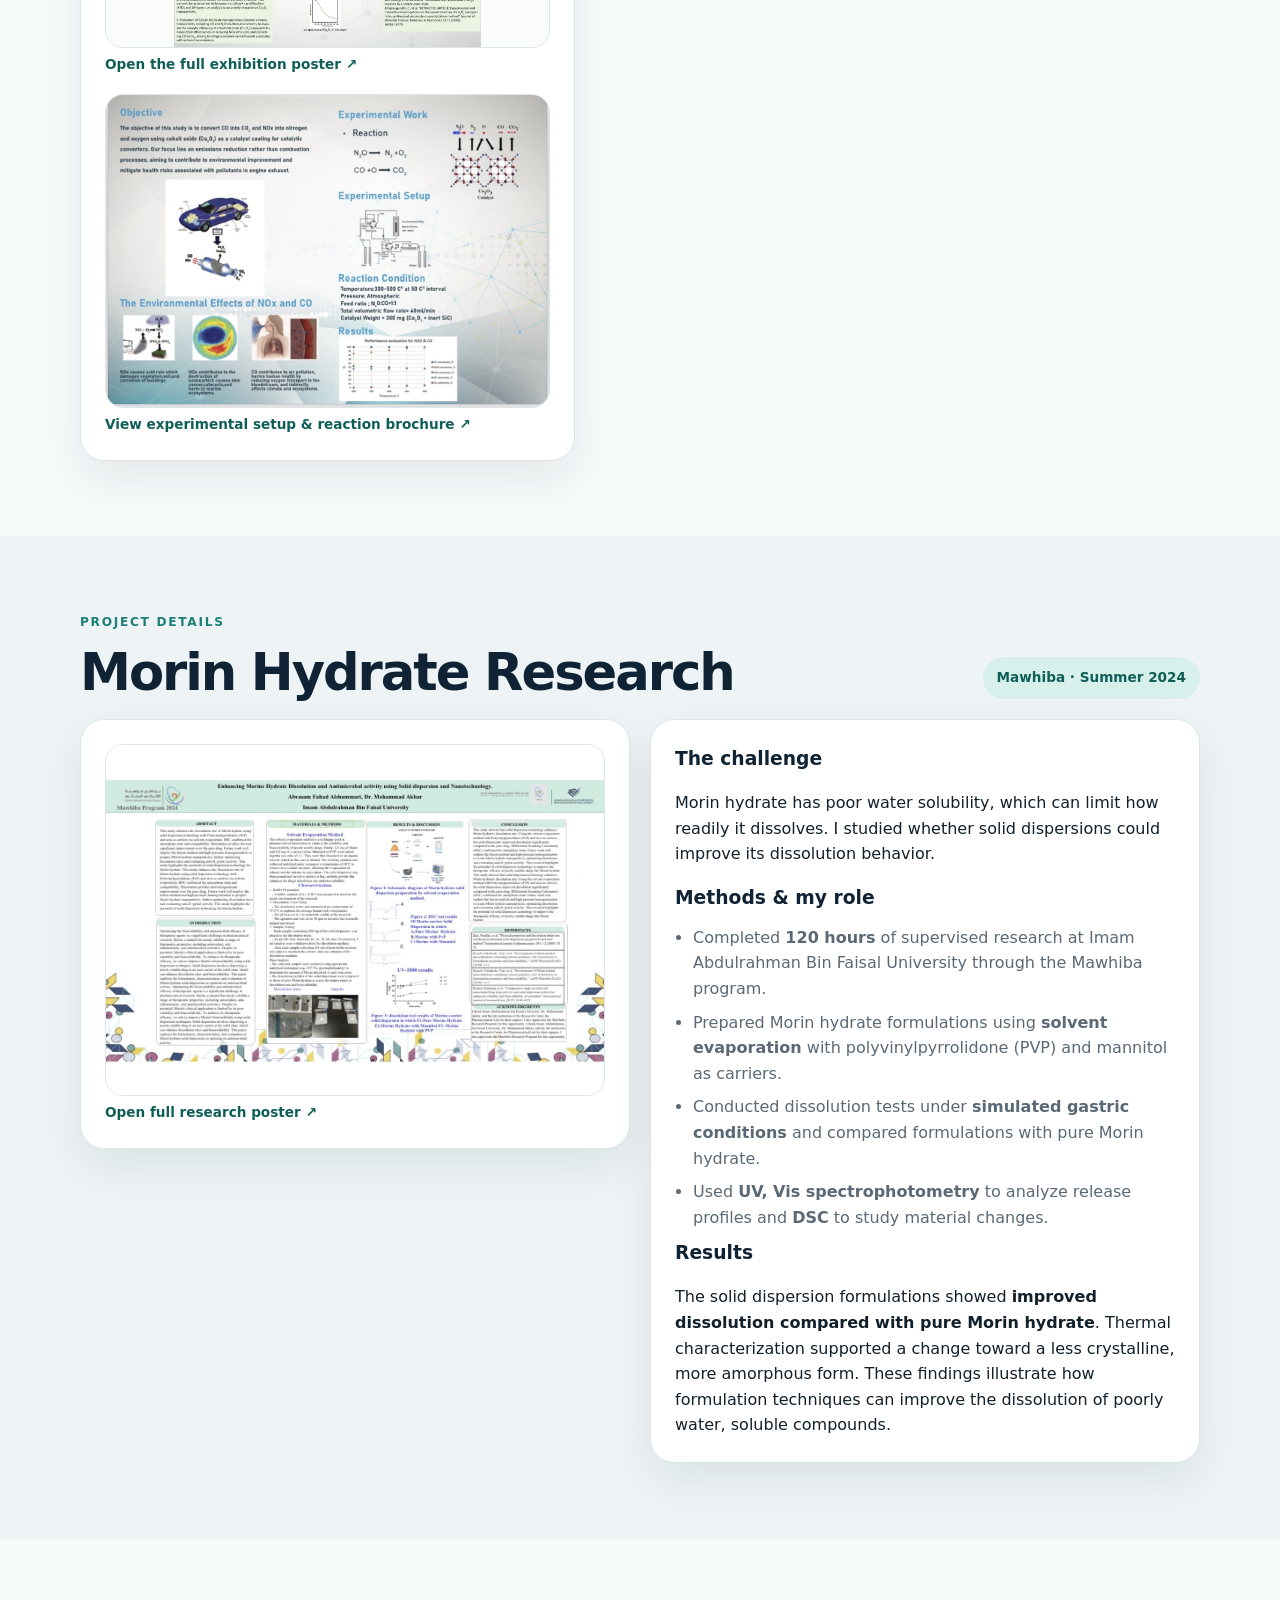
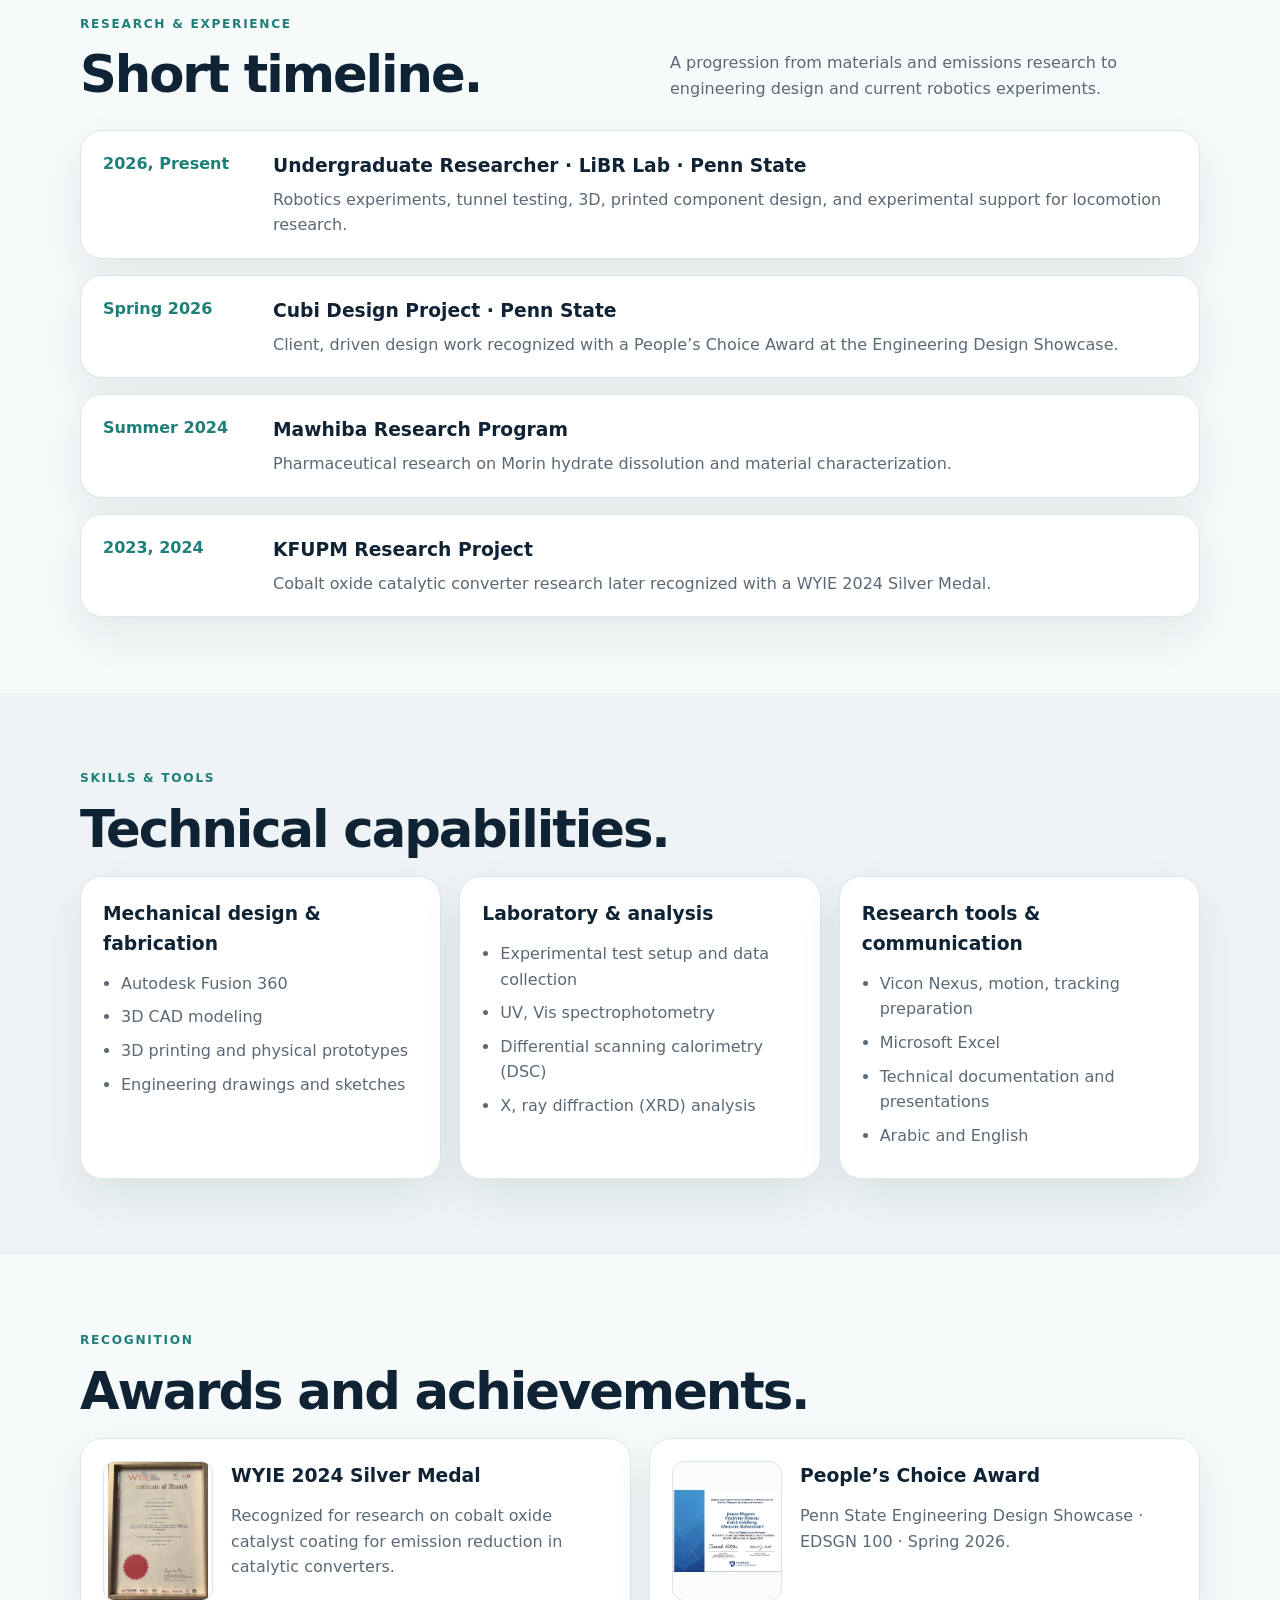
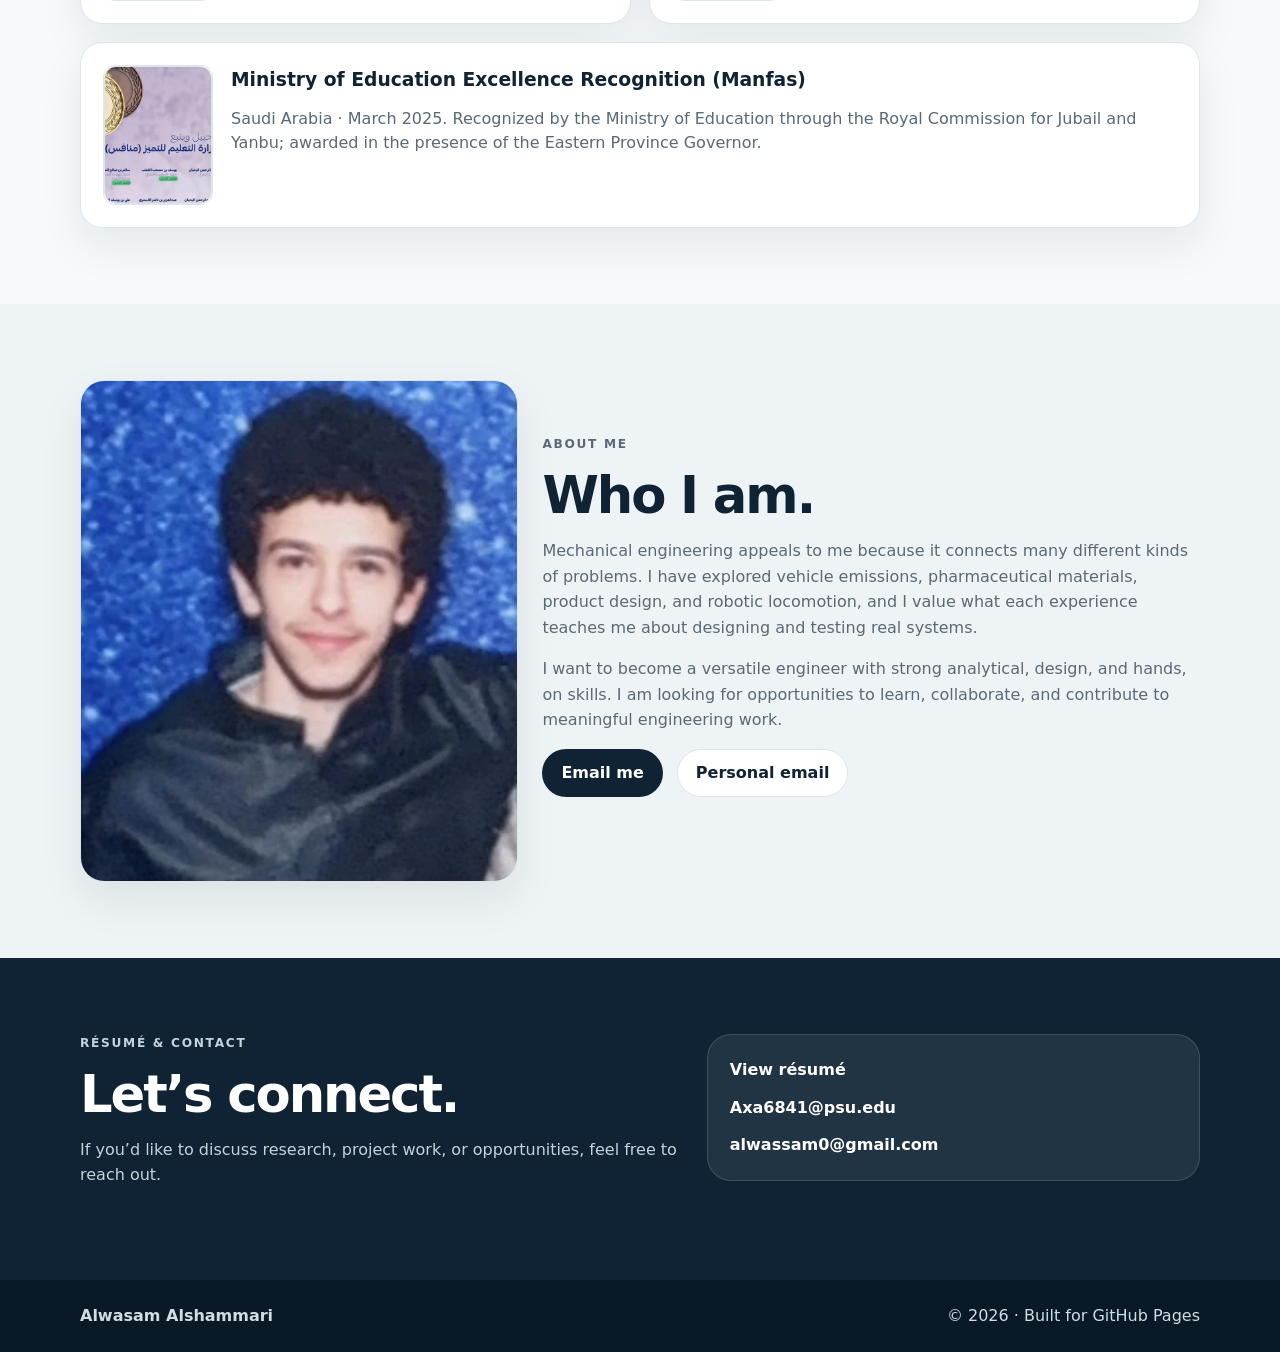
<file: index (1).html>
<!doctype html>
<!DOCTYPE html>

<html lang="en">
<head>
<meta charset="utf-8"/>
<meta content="width=device-width, initial-scale=1" name="viewport"/>
<meta content="Alwasam Alshammari is a Penn State mechanical engineering student exploring engineering design, prototyping, and experimental research across robotics, emissions, and materials." name="description"/>
<meta content="#0f2334" name="theme-color"/>
<title>Alwasam Alshammari | Portfolio</title>
<link href="./favicon.svg" rel="icon" type="image/svg+xml"/>
<link as="image" fetchpriority="high" href="./assets/research/hero-lab-portrait.webp" rel="preload"/>
<link href="./styles.css" rel="stylesheet"/>
<script defer="" src="./script.js"></script>
</head>
<body>
<a class="skip-link" href="#main">Skip to content</a>
<header class="site-header" id="top">
<div class="container nav-wrap">
<a class="brand" href="#top">Alwasam <span>Alshammari</span></a>
<button aria-controls="site-nav" aria-expanded="false" aria-label="Open navigation menu" class="menu-toggle">
<span></span><span></span><span></span>
</button>
<nav aria-label="Primary navigation" class="site-nav" id="site-nav">
<a href="#projects">Projects</a>
<a href="#experience">Research</a>
<a href="#skills">Skills</a>
<a href="#about">About</a>
<a href="#contact">Contact</a>
</nav>
</div>
</header>
<main id="main">
<section class="hero">
<div class="container hero-grid">
<div class="hero-copy">
<p class="eyebrow">MECHANICAL ENGINEERING · RESEARCH · HANDS, ON DESIGN</p>
<h1>Hi, I’m <span>Alwasam Alshammari</span>.</h1>
<p class="hero-lead">I’m a mechanical engineering student at Penn State who turns technical questions into practical designs, experiments, and results.</p>
<p class="hero-sub">I enjoy building useful hardware, testing ideas, and understanding how systems work, from automotive emissions and materials to product design and robotics.</p>
<div class="hero-actions">
<a class="btn btn-primary" href="#projects">View projects</a>
<a class="btn btn-secondary" href="./Alwasam_Alshammari_Resume.pdf" rel="noopener" target="_blank">View résumé</a>
</div>
<div class="hero-context"><span class="context-label">CURRENTLY</span><div><strong>Undergraduate Researcher · Penn State LiBR Lab</strong><small>Current focus: experiments and practical design for shape, changing robots.</small></div></div>
</div>
<figure class="hero-photo-card">
<img alt="Alwasam standing in the robotics lab in front of an experimental setup." height="640" src="./assets/research/hero-lab-portrait.webp" width="991"/>
<figcaption>
<span class="photo-label">CURRENT</span>
<strong>Undergraduate Research · LiBR Lab</strong>
<span>Penn State · Experimental robotics and mechanical prototyping</span>
</figcaption>
</figure>
</div>
</section>
<section class="section section-light" id="projects">
<div class="container">
<div class="section-head">
<div>
<p class="eyebrow">FEATURED WORK</p>
<h2>Projects &amp; research.</h2>
</div>
<p class="section-intro">Selected work spanning mechanical engineering, materials, automotive emissions, product design, and robotics.</p>
</div>
<div class="project-grid">
<article class="project-card">
<div class="project-media">
<img alt="Three, link wheeled robot operating inside a curved wooden tunnel in the Penn State lab." height="1536" src="./assets/research/robot-in-track.webp" width="1152"/>
<span class="project-tag">Current Research</span>
</div>
<div class="project-body">
<p class="project-meta">Penn State · 2026, Present</p>
<h3>Three, Link Robot Locomotion</h3>
<p>Investigating shape, changing wheeled robots in confined tunnels, while supporting experiments, data collection, and iterative 3D, printed component design.</p>
<div class="project-links"><a href="#project-robotics">See details →</a></div>
</div>
</article>
<article class="project-card">
<div class="project-media">
<img alt="Cubi engineering design showcase with prototype, CAD view, sketches and presentation materials" src="./assets/cubi-showcase.webp"/>
<span class="project-tag">Design Project</span>
</div>
<div class="project-body">
<p class="project-meta">Penn State · Spring 2026</p>
<h3>Cubi Design Project</h3>
<p>Designed and presented a client, driven hybrid, work concept with a physical prototype and CAD work; our team won the People’s Choice Award.</p>
<div class="project-links"><a href="#project-cubi">See details →</a></div>
</div>
</article>
<article class="project-card">
<div class="project-media">
<img alt="Alwasam holding his WYIE 2024 award certificate outdoors in Kuala Lumpur with the Petronas Towers behind him." height="1457" src="./assets/wyie-award.webp" width="1179"/>
<span class="project-tag">Award, Winning Research</span>
</div>
<div class="project-body">
<p class="project-meta">KFUPM · 2023, 2024</p>
<h3>Cobalt Oxide Catalyst Research</h3>
<p>Investigated cobalt oxide catalytic coatings at 300, 500°C, achieving 99.9% CO conversion and 83.9, 98.8% N₂O conversion.</p>
<div class="project-links"><a href="#project-cobalt">See details →</a></div>
</div>
</article>
<article class="project-card">
<div class="project-media research-poster-cover"><img alt="Mawhiba research poster about Morin hydrate solid dispersion formulations and dissolution results" src="./assets/morin-research-poster.webp"/><span class="project-tag">Mawhiba Research · 120 hours</span></div>
<div class="project-body">
<p class="project-meta">Mawhiba · 2024</p>
<h3>Morin Hydrate Pharmaceutical Research</h3>
<p>Developed and tested Morin hydrate solid dispersions using PVP and mannitol. The formulations improved dissolution compared with pure Morin hydrate.</p>
<div class="project-links"><a href="#project-morin">See details →</a></div>
</div>
</article>
</div>
</div>
</section>
<section class="section" id="project-robotics">
<div class="container detail-layout">
<div class="detail-sticky">
<p class="eyebrow">PROJECT DETAILS</p>
<h2>Current research in robotics.</h2>
<p class="detail-summary">I study locomotion through hands, on experiments with wheeled, three, link robots. My work includes test setup, video documentation, CAD design, and 3D, printed hardware improvements.</p>
<ul class="detail-facts">
<li><strong>Focus:</strong> Three, link robot locomotion</li>
<li><strong>Role:</strong> Experiment support, data collection, CAD, 3D printing</li>
<li><strong>Tools:</strong> Fusion 360, 3D printing, Vicon preparation, lab testing</li>
</ul>
</div>
<div class="detail-content">
<article class="detail-card">
<h3>The project</h3>
<p>We study how a three, link wheeled robot moves by changing its body shape. The robot has three rigid sections and two joints, and its motion depends on gait patterns, wheel orientation, and how it interacts with the surrounding surface.</p>
<p>A big part of the work is comparing theory and experiments: running physical tests in curved or constrained tunnels, recording the robot’s motion, and improving the hardware used in those experiments.</p>
<p class="detail-note">Ongoing work includes documenting robot motion and preparing measurements to compare different locomotion conditions.</p></article>
<article class="detail-card">
<h3>My contribution</h3>
<ul>
<li>Helped set up and record experiments in tunnel environments.</li>
<li>Worked on 3D, printed removable covers for the robot, including battery and electronics protection.</li>
<li>Supported Vicon motion, tracking preparation and experimental workflow.</li>
<li>Documented trials and contributed to building a cleaner experimental setup.</li>
</ul>
</article>
<article class="detail-card gallery-card">
<h3>Research gallery</h3>
<div class="gallery-grid gallery-grid-large">
<figure><img alt="Laptop in front of the robotics experiment setup while recording or monitoring a trial." src="./assets/research/lab-setup.webp"/><figcaption>Experiment monitoring and recording setup</figcaption></figure>
<figure><img alt="Three, link robot inside the wooden curved tunnel." src="./assets/research/robot-in-track.webp"/><figcaption>Robot inside the curved tunnel</figcaption></figure>
<figure><img alt="Two three, link robots placed side by side on a table." src="./assets/research/robot-pair.webp"/><figcaption>Comparing robot configurations</figcaption></figure>
<figure><img alt="Close, up of a 3D, printed electronics cover being handled by hand." src="./assets/research/cover-closeup.webp"/><figcaption>Close, up of a 3D, printed cover design</figcaption></figure>
</div>
</article>
</div>
</div>
</section>
<section class="section section-light" id="project-cubi">
<div class="container single-detail">
<div class="single-detail-head">
<div>
<p class="eyebrow">PROJECT DETAILS</p>
<h2>Cubi Design Project</h2>
</div>
<span class="badge">People’s Choice Award · Spring 2026</span>
</div>
<div class="single-detail-grid">
<div class="single-image-card"><a class="media-link" href="./assets/cubi-showcase.webp" rel="noopener" target="_blank"><img alt="Cubi project showcase table with CAD model, sketches and prototype" loading="lazy" src="./assets/cubi-showcase.webp"/><span>Project showcase: prototype and CAD</span></a><a class="media-link" href="./assets/cubi-certificate.webp" rel="noopener" target="_blank"><img alt="Cubi team People’s Choice Award certificate" loading="lazy" src="./assets/cubi-certificate.webp"/><span>People’s Choice Award, Spring 2026</span></a></div>
<div class="single-copy-card"><h3>The challenge</h3><p>Our first, year engineering design team worked on a client, driven concept addressing communication and collaboration challenges in hybrid work environments.</p><h3>Our process</h3><ul><li>Developed early sketches and design ideas around the user problem.</li><li>Worked on a CAD model and physical prototype to communicate the concept.</li><li>Presented our design and its intended use at the Penn State Engineering Design Showcase.</li></ul><h3>Outcome</h3><p>Our team received the <strong>People’s Choice Award</strong> at the Spring 2026 Engineering Design Showcase.</p></div>
</div>
</div>
</section>
<section class="section" id="project-cobalt">
<div class="container single-detail">
<div class="single-detail-head">
<div>
<p class="eyebrow">PROJECT DETAILS</p>
<h2>Cobalt Oxide Catalyst Research</h2>
</div>
<span class="badge">WYIE 2024 Silver Medal</span>
</div>
<div class="single-detail-grid">
<div class="single-image-card stack">
<img alt="Alwasam with the WYIE certificate in Kuala Lumpur." src="./assets/wyie-award.webp"/>
<img alt="WYIE 2024 silver medal certificate." src="./assets/wyie-silver-certificate.webp"/>
<a class="poster-link" href="./assets/cobalt-research-poster.webp" rel="noopener" target="_blank"><img alt="Cobalt oxide catalyst research poster presenting experimental setup, XRD, and gas conversion results" loading="lazy" src="./assets/cobalt-research-poster.webp"/><span>Open the full exhibition poster ↗</span></a><a class="poster-link" href="./assets/cobalt-experiment-brochure.webp" rel="noopener" target="_blank"><img alt="Cobalt oxide experimental setup and reaction mechanism brochure" loading="lazy" src="./assets/cobalt-experiment-brochure.webp"/><span>View experimental setup &amp; reaction brochure ↗</span></a></div>
<div class="single-copy-card"><h3>The challenge</h3><p>Vehicle exhaust can contain <strong>carbon monoxide (CO)</strong>, a toxic gas, and nitrogen, containing pollutants. Our research explored whether cobalt(III) oxide (Co₂O₃) could improve pollutant conversion in automotive catalytic converters.</p><h3>How the catalyst works</h3><p>The investigated reactions convert CO into CO₂ and decompose nitrous oxide (N₂O) into nitrogen and oxygen. Lowering CO reduces an immediate poisoning hazard; reducing N₂O addresses a potent greenhouse gas.</p><h3>Experimental approach</h3><ul><li>Evaluated catalyst performance from <strong>300°C to 500°C</strong> in 50°C increments.</li><li>Analyzed gas conversion, selectivity, and cobalt oxide characterization including X, ray diffraction (XRD).</li><li>Presented the project at the World Young Inventors Exhibition in Malaysia.</li></ul><h3>Results</h3><div class="results-row"><div><strong>99.9%</strong><span>CO conversion across all five tested temperatures</span></div><div><strong>83.9% → 98.8%</strong><span>N₂O conversion as temperature rose from 300°C to 500°C</span></div></div><p>These findings demonstrate strong pollutant conversion under the tested conditions. The project received a <strong>Silver Medal at WYIE 2024</strong>.</p></div>
</div>
</div>
</section>
<section class="section section-light" id="project-morin">
<div class="container single-detail">
<div class="single-detail-head">
<div>
<p class="eyebrow">PROJECT DETAILS</p>
<h2>Morin Hydrate Research</h2>
</div>
<span class="badge">Mawhiba · Summer 2024</span>
</div>
<div class="single-detail-grid morin-detail-grid"><div class="single-image-card"><a class="poster-link" href="./assets/morin-research-poster.webp" rel="noopener" target="_blank"><img alt="Mawhiba 2024 Morin hydrate research poster showing methods and dissolution results" loading="lazy" src="./assets/morin-research-poster.webp"/><span>Open full research poster ↗</span></a></div>
<div class="single-copy-card"><h3>The challenge</h3><p>Morin hydrate has poor water solubility, which can limit how readily it dissolves. I studied whether solid dispersions could improve its dissolution behavior.</p><h3>Methods &amp; my role</h3><ul><li>Completed <strong>120 hours</strong> of supervised research at Imam Abdulrahman Bin Faisal University through the Mawhiba program.</li><li>Prepared Morin hydrate formulations using <strong>solvent evaporation</strong> with polyvinylpyrrolidone (PVP) and mannitol as carriers.</li><li>Conducted dissolution tests under <strong>simulated gastric conditions</strong> and compared formulations with pure Morin hydrate.</li><li>Used <strong>UV, Vis spectrophotometry</strong> to analyze release profiles and <strong>DSC</strong> to study material changes.</li></ul><h3>Results</h3><p>The solid dispersion formulations showed <strong>improved dissolution compared with pure Morin hydrate</strong>. Thermal characterization supported a change toward a less crystalline, more amorphous form. These findings illustrate how formulation techniques can improve the dissolution of poorly water, soluble compounds.</p></div>
</div>
</div>
</section>
<section class="section" id="experience">
<div class="container">
<div class="section-head">
<div>
<p class="eyebrow">RESEARCH &amp; EXPERIENCE</p>
<h2>Short timeline.</h2>
</div>
<p class="section-intro">A progression from materials and emissions research to engineering design and current robotics experiments.</p>
</div>
<div class="timeline">
<article>
<span>2026, Present</span>
<div>
<h3>Undergraduate Researcher · LiBR Lab · Penn State</h3>
<p>Robotics experiments, tunnel testing, 3D, printed component design, and experimental support for locomotion research.</p>
</div>
</article><article>
<span>Spring 2026</span>
<div>
<h3>Cubi Design Project · Penn State</h3>
<p>Client, driven design work recognized with a People’s Choice Award at the Engineering Design Showcase.</p>
</div>
</article><article>
<span>Summer 2024</span>
<div>
<h3>Mawhiba Research Program</h3>
<p>Pharmaceutical research on Morin hydrate dissolution and material characterization.</p>
</div>
</article><article>
<span>2023, 2024</span>
<div>
<h3>KFUPM Research Project</h3>
<p>Cobalt oxide catalytic converter research later recognized with a WYIE 2024 Silver Medal.</p>
</div>
</article></div>
</div>
</section>
<section class="section section-light" id="skills">
<div class="container">
<div class="section-head compact-head">
<div>
<p class="eyebrow">SKILLS &amp; TOOLS</p>
<h2>Technical capabilities.</h2>
</div>
</div>
<div class="skills-grid"><article><h3>Mechanical design &amp; fabrication</h3><ul><li>Autodesk Fusion 360</li><li>3D CAD modeling</li><li>3D printing and physical prototypes</li><li>Engineering drawings and sketches</li></ul></article><article><h3>Laboratory &amp; analysis</h3><ul><li>Experimental test setup and data collection</li><li>UV, Vis spectrophotometry</li><li>Differential scanning calorimetry (DSC)</li><li>X, ray diffraction (XRD) analysis</li></ul></article><article><h3>Research tools &amp; communication</h3><ul><li>Vicon Nexus, motion, tracking preparation</li><li>Microsoft Excel</li><li>Technical documentation and presentations</li><li>Arabic and English</li></ul></article></div>
</div>
</section>
<section class="section" id="awards">
<div class="container">
<div class="section-head compact-head">
<div>
<p class="eyebrow">RECOGNITION</p>
<h2>Awards and achievements.</h2>
</div>
</div>
<div class="awards-grid">
<article class="award-card">
<img alt="WYIE 2024 Silver Medal certificate" src="./assets/wyie-silver-certificate.webp"/>
<div>
<h3>WYIE 2024 Silver Medal</h3>
<p>Recognized for research on cobalt oxide catalyst coating for emission reduction in catalytic converters.</p>
</div>
</article>
<article class="award-card">
<img alt="Engineering Design Showcase certificate" src="./assets/cubi-certificate.webp"/>
<div>
<h3>People’s Choice Award</h3>
<p>Penn State Engineering Design Showcase · EDSGN 100 · Spring 2026.</p>
</div>
</article>
<article class="award-card award-card-text"><a class="award-photo-link" href="./assets/manfas-recognition.webp" rel="noopener" target="_blank" title="View Ministry of Education Excellence Recognition image"><img alt="Ministry of Education Manfas recognition announcement for 35 students, Saudi Arabia" loading="lazy" src="./assets/manfas-thumb.webp"/></a><div><h3>Ministry of Education Excellence Recognition (Manfas)</h3><p>Saudi Arabia · March 2025. Recognized by the Ministry of Education through the Royal Commission for Jubail and Yanbu; awarded in the presence of the Eastern Province Governor.</p></div></article></div>
</div>
</section>
<section class="section section-light" id="about">
<div class="container about-grid">
<div class="about-photo-wrap">
<img alt="Portrait of Alwasam Alshammari" src="./assets/profile.webp"/>
</div>
<div class="about-copy">
<p class="eyebrow">ABOUT ME</p>
<h2>Who I am.</h2>
<p>Mechanical engineering appeals to me because it connects many different kinds of problems. I have explored vehicle emissions, pharmaceutical materials, product design, and robotic locomotion, and I value what each experience teaches me about designing and testing real systems.</p>
<p>I want to become a versatile engineer with strong analytical, design, and hands, on skills. I am looking for opportunities to learn, collaborate, and contribute to meaningful engineering work.</p>
<div class="about-links">
<a class="btn btn-primary" href="mailto:Axa6841@psu.edu">Email me</a>
<a class="btn btn-secondary" href="mailto:alwassam0@gmail.com">Personal email</a></div>
</div>
</div>
</section>
<section class="section contact-section" id="contact">
<div class="container contact-grid">
<div>
<p class="eyebrow">RÉSUMÉ &amp; CONTACT</p>
<h2>Let’s connect.</h2>
<p>If you’d like to discuss research, project work, or opportunities, feel free to reach out.</p>
</div>
<div class="contact-card">
<a href="./Alwasam_Alshammari_Resume.pdf" rel="noopener" target="_blank">View résumé</a>
<a href="mailto:Axa6841@psu.edu">Axa6841@psu.edu</a>
<a href="mailto:alwassam0@gmail.com">alwassam0@gmail.com</a></div>
</div>
</section>
</main>
<footer class="site-footer">
<div class="container footer-wrap">
<strong>Alwasam Alshammari</strong>
<span>© <span id="year"></span> · Built for GitHub Pages</span>
</div>
</footer>
</body>
</html>
</file>
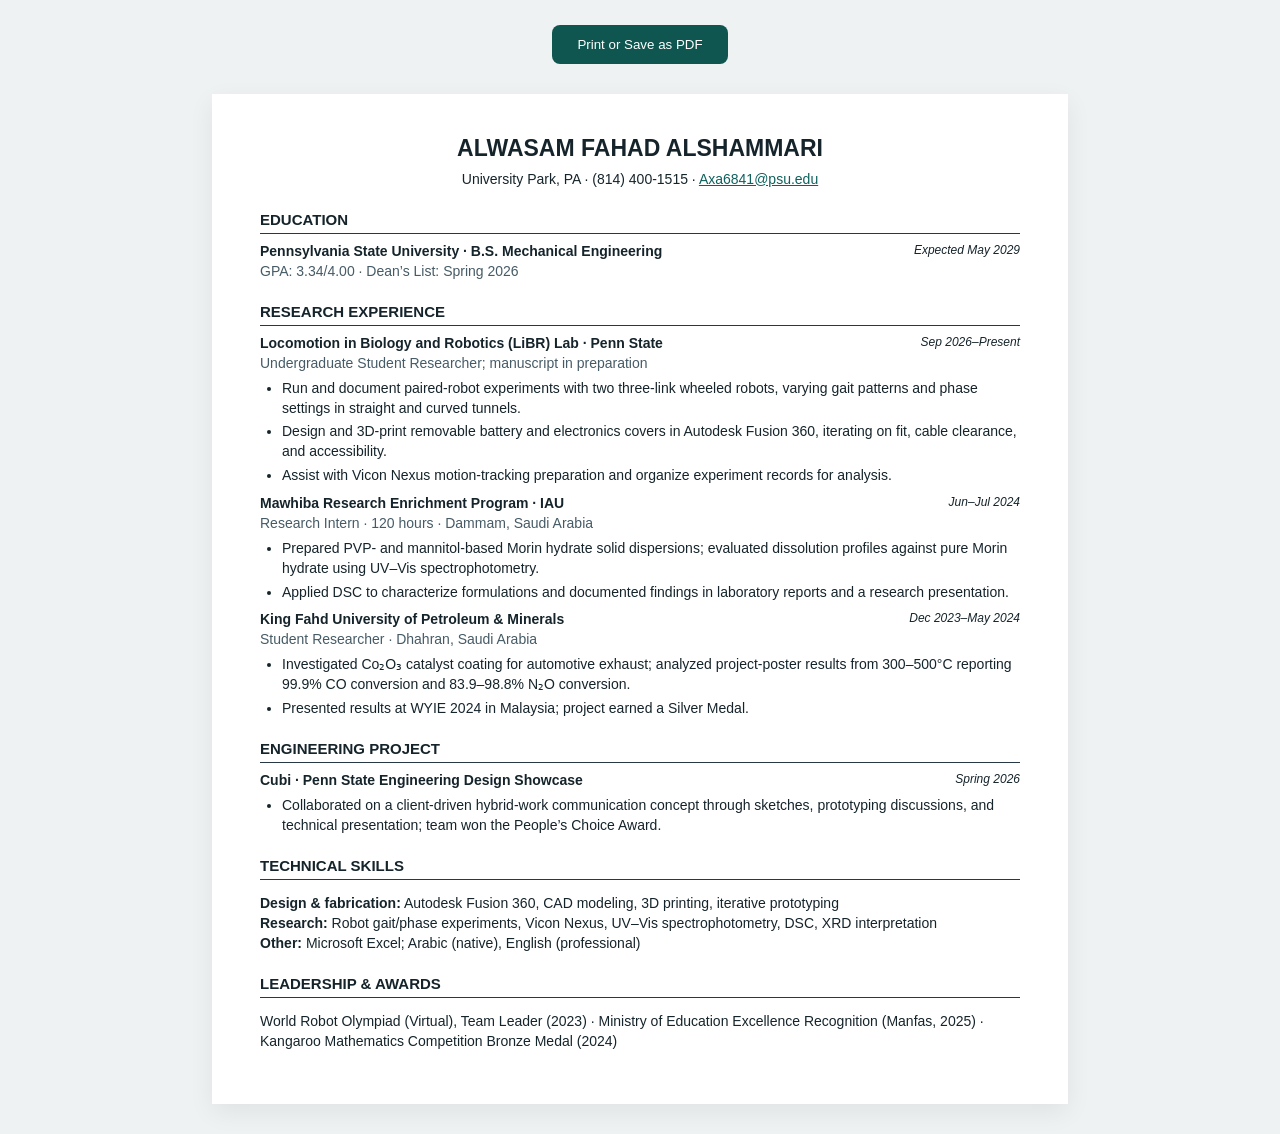
<file: resume.html>
<!DOCTYPE html><html lang="en"><head><meta charset="UTF-8"><meta name="viewport" content="width=device-width,initial-scale=1"><title>Alwasam Alshammari — Résumé</title><style>body{font:14px/1.42 Arial,sans-serif;color:#15242b;margin:0;background:#eef2f3}main{max-width:760px;margin:30px auto;background:#fff;padding:38px 48px;box-shadow:0 8px 24px #0001}h1{text-align:center;font-size:23px;margin:0}header{text-align:center}header p{margin:5px 0 18px}h2{font-size:15px;text-transform:uppercase;border-bottom:1px solid #273946;margin:19px 0 8px;padding-bottom:3px}h3{font-size:14px;margin:12px 0 2px}.row{display:flex;justify-content:space-between;gap:12px}.row em{white-space:nowrap;font-size:12px}ul{margin:5px 0 8px;padding-left:22px}li{margin:4px 0}.muted{color:#465b66}a{color:#0e615c}.print{display:block;margin:25px auto;padding:12px 25px;background:#0e564f;border:0;border-radius:8px;color:white;cursor:pointer} @media print{body{background:white}main{max-width:none;margin:0;padding:0;box-shadow:none;font-size:11px}h2{margin-top:12px}h3{margin-top:8px}.print{display:none} @page{size:letter;margin:.48in}}</style></head><body><button class="print" onclick="window.print()">Print or Save as PDF</button><main><header><h1>ALWASAM FAHAD ALSHAMMARI</h1><p>University Park, PA · (814) 400-1515 · <a href="mailto:Axa6841@psu.edu">Axa6841@psu.edu</a></p></header><h2>Education</h2><div class="row"><strong>Pennsylvania State University · B.S. Mechanical Engineering</strong><em>Expected May 2029</em></div><div class="muted">GPA: 3.34/4.00 · Dean’s List: Spring 2026</div><h2>Research Experience</h2><div class="row"><strong>Locomotion in Biology and Robotics (LiBR) Lab · Penn State</strong><em>Sep 2026–Present</em></div><div class="muted">Undergraduate Student Researcher; manuscript in preparation</div><ul><li>Run and document paired-robot experiments with two three-link wheeled robots, varying gait patterns and phase settings in straight and curved tunnels.</li><li>Design and 3D-print removable battery and electronics covers in Autodesk Fusion 360, iterating on fit, cable clearance, and accessibility.</li><li>Assist with Vicon Nexus motion-tracking preparation and organize experiment records for analysis.</li></ul><div class="row"><strong>Mawhiba Research Enrichment Program · IAU</strong><em>Jun–Jul 2024</em></div><div class="muted">Research Intern · 120 hours · Dammam, Saudi Arabia</div><ul><li>Prepared PVP- and mannitol-based Morin hydrate solid dispersions; evaluated dissolution profiles against pure Morin hydrate using UV–Vis spectrophotometry.</li><li>Applied DSC to characterize formulations and documented findings in laboratory reports and a research presentation.</li></ul><div class="row"><strong>King Fahd University of Petroleum &amp; Minerals</strong><em>Dec 2023–May 2024</em></div><div class="muted">Student Researcher · Dhahran, Saudi Arabia</div><ul><li>Investigated Co₂O₃ catalyst coating for automotive exhaust; analyzed project-poster results from 300–500°C reporting 99.9% CO conversion and 83.9–98.8% N₂O conversion.</li><li>Presented results at WYIE 2024 in Malaysia; project earned a Silver Medal.</li></ul><h2>Engineering Project</h2><div class="row"><strong>Cubi · Penn State Engineering Design Showcase</strong><em>Spring 2026</em></div><ul><li>Collaborated on a client-driven hybrid-work communication concept through sketches, prototyping discussions, and technical presentation; team won the People’s Choice Award.</li></ul><h2>Technical Skills</h2><p><strong>Design &amp; fabrication:</strong> Autodesk Fusion 360, CAD modeling, 3D printing, iterative prototyping<br><strong>Research:</strong> Robot gait/phase experiments, Vicon Nexus, UV–Vis spectrophotometry, DSC, XRD interpretation<br><strong>Other:</strong> Microsoft Excel; Arabic (native), English (professional)</p><h2>Leadership &amp; Awards</h2><p>World Robot Olympiad (Virtual), Team Leader (2023) · Ministry of Education Excellence Recognition (Manfas, 2025) · Kangaroo Mathematics Competition Bronze Medal (2024)</p></main></body></html>
</file>
<file: styles.css>
:root{
  --bg:#f7fafb;
  --surface:#ffffff;
  --surface-soft:#eef4f5;
  --text:#12202b;
  --muted:#5a6975;
  --line:#dce6ea;
  --accent:#1e7e78;
  --accent-dark:#0f5e58;
  --accent-soft:#d8f0ec;
  --navy:#0f2334;
  --shadow:0 18px 44px rgba(9,28,38,.08);
  --radius:22px;
}
*{box-sizing:border-box}
html{scroll-behavior:smooth}
body{margin:0;font-family:Inter,ui-sans-serif,system-ui,-apple-system,BlinkMacSystemFont,"Segoe UI",sans-serif;background:var(--bg);color:var(--text);line-height:1.6}
a{color:inherit;text-decoration:none}
img{display:block;max-width:100%}
.skip-link{position:absolute;left:-999px;top:auto}.skip-link:focus{left:14px;top:14px;z-index:1000;background:#fff;padding:12px 14px;border-radius:12px;border:1px solid var(--line)}
.container{width:min(1120px,calc(100% - 40px));margin:0 auto}
.site-header{position:sticky;top:0;z-index:50;background:rgba(247,250,251,.88);backdrop-filter:blur(14px);border-bottom:1px solid rgba(220,230,234,.9)}
.nav-wrap{display:flex;align-items:center;justify-content:space-between;gap:16px;min-height:78px}
.brand{font-weight:800;font-size:1rem;letter-spacing:.02em}.brand span{color:var(--accent)}
.site-nav{display:flex;align-items:center;gap:24px}.site-nav a{font-size:.95rem;color:#43535e}.site-nav a:hover{color:var(--navy)}
.menu-toggle{display:none;flex-direction:column;gap:5px;border:0;background:none;padding:6px;cursor:pointer}.menu-toggle span{display:block;width:24px;height:2px;background:#102534;border-radius:999px}
.hero{padding:72px 0 44px;background:linear-gradient(180deg,#f7fafb 0%,#f2f7f7 100%)}
.hero-grid{display:grid;grid-template-columns:1.15fr .85fr;gap:42px;align-items:center}
.eyebrow{margin:0 0 14px;font-size:.76rem;font-weight:800;letter-spacing:.14em;color:var(--accent);text-transform:uppercase}
.hero h1,.section-head h2,.single-detail-head h2,.about-copy h2,.detail-sticky h2,.contact-grid h2{margin:0;line-height:1.04;letter-spacing:-.04em;color:var(--navy)}
.hero h1{font-size:clamp(2.8rem,6vw,4.9rem)}
.hero h1 span{color:var(--accent-dark)}
.hero-lead{font-size:1.16rem;color:#253642;max-width:640px;margin:18px 0 10px}
.hero-sub{color:var(--muted);max-width:620px;margin:0 0 26px}
.hero-actions,.about-links{display:flex;flex-wrap:wrap;gap:14px;margin-bottom:30px}
.btn{display:inline-flex;align-items:center;justify-content:center;min-height:48px;padding:0 18px;border-radius:999px;font-weight:700;border:1px solid transparent;transition:.2s ease}
.btn-primary{background:var(--navy);color:#fff}.btn-primary:hover{transform:translateY(-2px);background:#17334b}
.btn-secondary{background:#fff;border-color:var(--line);color:var(--navy)}.btn-secondary:hover{transform:translateY(-2px);border-color:#c8d6dc}
.hero-stats{display:grid;grid-template-columns:repeat(3,minmax(0,1fr));gap:14px}
.hero-stats div{background:#fff;border:1px solid var(--line);border-radius:18px;padding:16px 18px;box-shadow:var(--shadow)}
.hero-stats strong{display:block;font-size:1.45rem;color:var(--navy)}.hero-stats span{display:block;font-size:.88rem;color:var(--muted);margin-top:4px}
.hero-photo-card{background:#fff;border:1px solid var(--line);border-radius:28px;overflow:hidden;box-shadow:var(--shadow);margin:0}.hero-photo-card img{width:100%;height:100%;max-height:590px;object-fit:cover;object-position:center 24%}.hero-photo-card figcaption{padding:18px 20px 20px;border-top:1px solid var(--line);display:grid;gap:4px}.photo-label{font-size:.7rem;font-weight:800;letter-spacing:.14em;color:var(--accent);text-transform:uppercase}.hero-photo-card strong{font-size:1rem;color:var(--navy)}.hero-photo-card figcaption span:last-child{font-size:.92rem;color:var(--muted)}
.section{padding:76px 0}.section-light{background:var(--surface-soft)}
.section-head{display:flex;justify-content:space-between;gap:30px;align-items:end;margin-bottom:28px}.section-head h2,.single-detail-head h2,.detail-sticky h2,.about-copy h2,.contact-grid h2{font-size:clamp(2rem,4.5vw,3.2rem)}
.section-intro{max-width:530px;color:var(--muted);margin:0}
.project-grid{display:grid;grid-template-columns:repeat(2,minmax(0,1fr));gap:22px}
.project-card{background:#fff;border:1px solid var(--line);border-radius:24px;overflow:hidden;box-shadow:var(--shadow);display:flex;flex-direction:column}
.project-media{position:relative;height:270px;overflow:hidden}.project-media img{width:100%;height:100%;object-fit:cover}.project-media img[src*="cubi"],.project-media img[src*="silver-certificate"]{object-fit:contain;background:#f8fafb;padding:18px}
.project-tag{position:absolute;left:16px;bottom:16px;background:rgba(15,35,52,.92);color:#fff;border-radius:999px;padding:8px 12px;font-size:.72rem;font-weight:800;letter-spacing:.06em}
.project-body{padding:22px 22px 24px;display:flex;flex-direction:column;gap:10px;flex:1}.project-meta{margin:0;font-size:.8rem;font-weight:700;color:var(--accent)}.project-body h3{margin:0;font-size:1.5rem;line-height:1.2;color:var(--navy)}.project-body p:last-of-type{margin:0;color:var(--muted)}.project-links{margin-top:auto;padding-top:4px}.project-links a{font-weight:800;color:var(--accent-dark)}
.detail-layout{display:grid;grid-template-columns:.86fr 1.14fr;gap:26px;align-items:start}.detail-sticky{position:sticky;top:98px;background:#fff;border:1px solid var(--line);border-radius:24px;padding:24px;box-shadow:var(--shadow)}.detail-summary{color:var(--muted);margin-top:10px}.detail-facts{list-style:none;padding:0;margin:18px 0 0;display:grid;gap:12px}.detail-facts li{padding:12px 14px;border-radius:16px;background:var(--surface-soft)}
.detail-content{display:grid;gap:18px}.detail-card,.single-image-card,.single-copy-card{background:#fff;border:1px solid var(--line);border-radius:24px;padding:24px;box-shadow:var(--shadow)}.detail-card h3,.single-copy-card h3,.skills-grid h3,.award-card h3{margin:0 0 12px;color:var(--navy)}.detail-card p:last-child,.single-copy-card p:last-child{margin-bottom:0}.detail-card ul,.single-copy-card ul,.skills-grid ul{margin:0;padding-left:18px}.detail-card li,.single-copy-card li,.skills-grid li{margin:0 0 8px;color:var(--muted)}
.gallery-grid{display:grid;grid-template-columns:repeat(2,minmax(0,1fr));gap:14px}.gallery-grid figure{margin:0;background:var(--surface-soft);border-radius:18px;overflow:hidden;border:1px solid var(--line)}.gallery-grid img{width:100%;height:230px;object-fit:cover}.gallery-grid figcaption{padding:10px 12px;font-size:.88rem;color:var(--muted)}
.single-detail{display:grid;gap:20px}.single-detail-head{display:flex;justify-content:space-between;align-items:end;gap:18px}.badge{display:inline-flex;align-items:center;padding:10px 14px;border-radius:999px;background:var(--accent-soft);color:var(--accent-dark);font-size:.85rem;font-weight:800}.single-detail-grid{display:grid;grid-template-columns:.9fr 1.1fr;gap:20px;align-items:start}.single-image-card{display:grid;gap:18px}.single-image-card img{width:100%;border-radius:18px;border:1px solid var(--line)}.single-image-card.stack img{max-height:420px;object-fit:contain;background:#fafcfc}
.timeline{display:grid;gap:16px}.timeline article{display:grid;grid-template-columns:150px 1fr;gap:20px;background:#fff;border:1px solid var(--line);border-radius:22px;padding:20px 22px;box-shadow:var(--shadow)}.timeline span{font-weight:800;color:var(--accent)}.timeline h3{margin:0 0 6px;color:var(--navy)}.timeline p{margin:0;color:var(--muted)}
.skills-grid{display:grid;grid-template-columns:repeat(3,minmax(0,1fr));gap:18px}.skills-grid article,.award-card{background:#fff;border:1px solid var(--line);border-radius:22px;padding:22px;box-shadow:var(--shadow)}.skills-grid ul{margin-top:0}
.awards-grid{display:grid;grid-template-columns:repeat(2,minmax(0,1fr));gap:18px}.award-card{display:grid;grid-template-columns:110px 1fr;gap:18px;align-items:start}.award-card img{width:110px;height:140px;object-fit:contain;border-radius:12px;background:#fafcfc;border:1px solid var(--line)}.award-card p{margin:0;color:var(--muted)}
.about-grid{display:grid;grid-template-columns:.8fr 1.2fr;gap:24px;align-items:center}.about-photo-wrap{background:#fff;border:1px solid var(--line);border-radius:24px;overflow:hidden;box-shadow:var(--shadow)}.about-photo-wrap img{width:100%;height:500px;object-fit:cover;object-position:center top}.about-copy p{color:var(--muted)}
.contact-section{background:var(--navy);color:#fff}.contact-grid{display:grid;grid-template-columns:1.1fr .9fr;gap:24px;align-items:start}.contact-grid h2{color:#fff}.contact-grid p{color:#c4d3db}.contact-card{background:rgba(255,255,255,.08);border:1px solid rgba(255,255,255,.14);border-radius:24px;padding:22px;display:grid;gap:12px}.contact-card a{color:#fff;font-weight:700}.contact-card a:hover{text-decoration:underline}
.site-footer{background:#091925;color:#d4dce2}.footer-wrap{min-height:72px;display:flex;align-items:center;justify-content:space-between;gap:16px}
.compact-head{margin-bottom:20px}
@media (max-width:960px){
  .hero-grid,.detail-layout,.single-detail-grid,.about-grid,.contact-grid{grid-template-columns:1fr}
  .detail-sticky{position:static}
  .skills-grid,.awards-grid,.project-grid{grid-template-columns:repeat(2,minmax(0,1fr))}
}
@media (max-width:700px){
  .container{width:min(100% - 32px,1120px)}
  .menu-toggle{display:flex}
  .site-nav{display:none;position:absolute;top:78px;left:0;right:0;background:#fff;border-bottom:1px solid var(--line);padding:14px 20px 18px;flex-direction:column;align-items:flex-start;gap:12px;box-shadow:0 18px 30px rgba(9,28,38,.08)}
  .site-nav.open{display:flex}
  .hero{padding-top:46px}
  .hero-stats,.skills-grid,.awards-grid,.project-grid,.gallery-grid{grid-template-columns:1fr}
  .section-head,.single-detail-head{display:grid;gap:12px;align-items:start}
  .timeline article,.award-card{grid-template-columns:1fr}
  .about-photo-wrap img{height:380px}
  .project-media{height:230px}
  .gallery-grid img{height:210px}
  .footer-wrap{display:grid;justify-content:start;padding:20px 0}
}

/* Editorial updates · November 2026 */
.hero-context{display:flex;align-items:center;gap:20px;background:#fff;border:1px solid var(--line);border-radius:20px;padding:17px 20px;max-width:620px;box-shadow:var(--shadow)}
.context-label{color:var(--accent);font-size:.7rem;letter-spacing:.15em;font-weight:900}.hero-context strong{display:block;font-size:.95rem;color:var(--navy)}.hero-context small{display:block;color:var(--muted);margin-top:3px}
.project-text-cover{background:linear-gradient(145deg,#0e3140,#195b67);color:white;display:flex;align-items:center;justify-content:center;padding:26px}
.text-cover-inner{display:grid;gap:14px;width:100%;max-width:350px}.cover-mark{font-weight:800;color:#a4d8d5;font-size:.75rem;letter-spacing:.18em}.text-cover-inner strong{font-size:clamp(2rem,3.4vw,3rem);line-height:1.02;letter-spacing:-.055em}.cover-sub{font-size:.8rem;color:#d0e4e6;font-weight:700;letter-spacing:.08em}
.morin-no-image{grid-template-columns:1fr;max-width:830px}.results-row{display:grid;grid-template-columns:repeat(2,minmax(0,1fr));gap:12px;margin:14px 0}.results-row div{background:#e7f3f0;border:1px solid #c9e3dd;border-radius:18px;padding:18px}.results-row strong{display:block;color:#0b5b52;font-size:1.6rem;line-height:1.15}.results-row span{display:block;color:#385c5a;font-size:.9rem;margin-top:8px}.detail-note{padding:13px 16px;background:#f0f5f6;border-left:3px solid var(--accent);color:#53646e;font-size:.86rem;border-radius:0 12px 12px 0}.learning-note{background:#fff;border:1px solid var(--line);padding:14px 18px;border-radius:16px;margin:16px 0 0;color:var(--muted)}
.award-icon{display:flex;align-items:center;justify-content:center;background:linear-gradient(145deg,#eee9ff,#d5d0f5);color:#4c3c91;font-size:2.4rem;font-weight:850;width:100px;height:110px;border-radius:15px}.poster-link{display:grid;gap:6px;color:var(--accent-dark);font-weight:800;font-size:.85rem}.poster-link img{max-height:380px;object-fit:contain;background:#f8fafb}.award-card-text{grid-template-columns:110px 1fr}.award-card-text p{line-height:1.5}
@media(max-width:700px){.hero-context{align-items:start;flex-direction:column;gap:7px}.results-row{grid-template-columns:1fr}.award-card-text{grid-template-columns:80px 1fr}.award-icon{width:75px;height:80px}}

/* Final editorial adjustments */
.research-poster-cover{display:flex;align-items:center;justify-content:center;background:#e9f2f1;padding:10px}
.research-poster-cover img{object-fit:contain!important;width:100%;height:100%;background:#f6fafa}
.project-media img[src*="cubi-showcase"]{object-position:center 61%}
.morin-detail-grid{grid-template-columns:1fr 1fr;align-items:start}
.media-link{display:grid;gap:7px;color:var(--accent-dark);font-weight:800;font-size:.84rem}
.media-link img{width:100%;max-height:460px;object-fit:contain;background:#f8fafb}
.award-photo-link{display:block;width:110px;height:140px;border-radius:12px;overflow:hidden;border:1px solid var(--line)}
.award-photo-link img{width:100%;height:100%;object-fit:cover;object-position:center top}
.awards-grid .award-card:last-child{grid-column:1 / -1}
@media(max-width:960px){.morin-detail-grid{grid-template-columns:1fr}}
@media(max-width:700px){.awards-grid .award-card:last-child{grid-column:auto}.award-photo-link{width:100%;max-width:200px;height:115px}}
</file>
